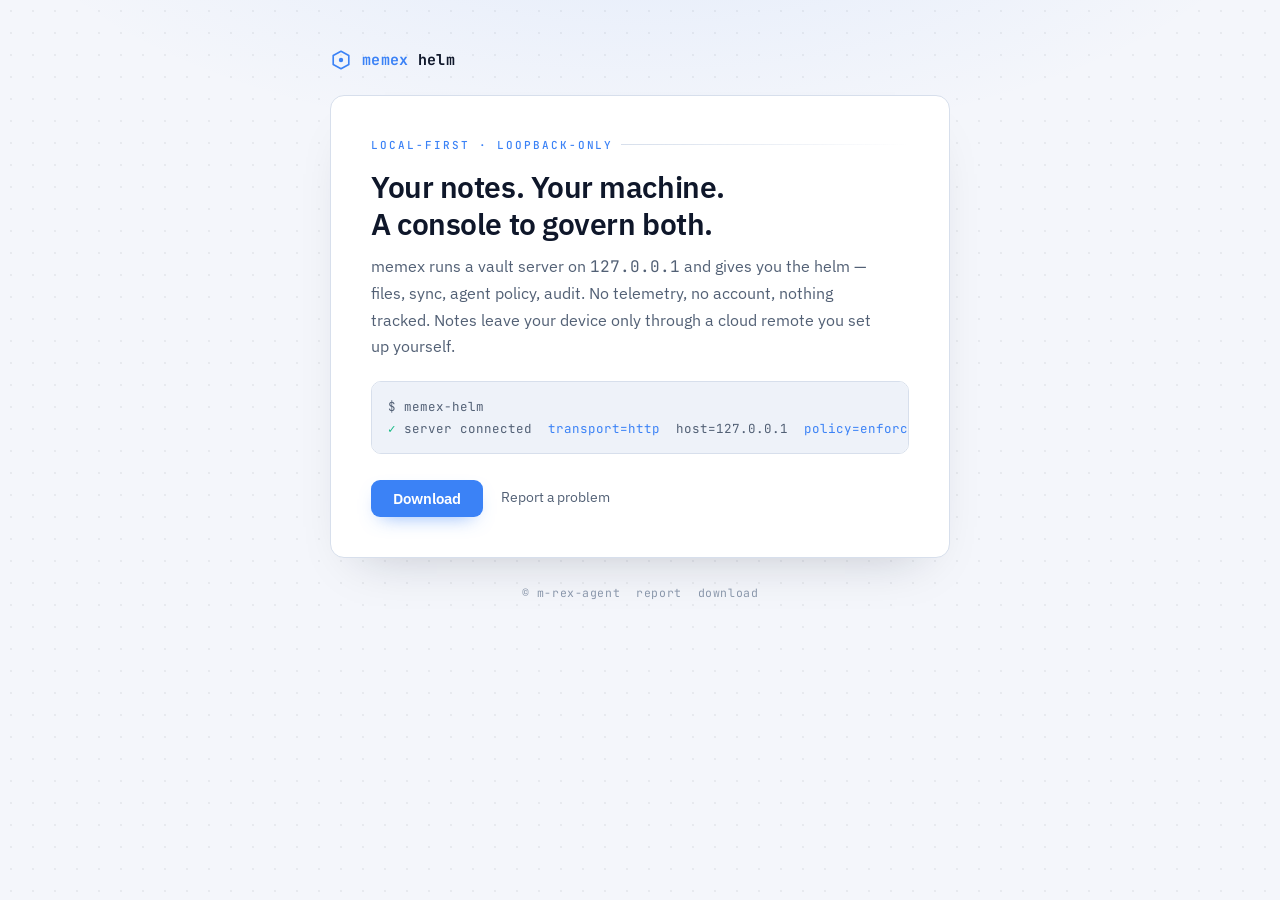
<file: index.html>
<!doctype html>
<html lang="en"><head>
<meta charset="utf-8"><meta name="viewport" content="width=device-width, initial-scale=1">
<title>memex — a local-first vault control plane</title>
<meta name="description" content="memex keeps your notes on your machine. No telemetry, no account, nothing tracked.">
<link rel="stylesheet" href="style.css">
</head><body>
<header>
  <svg width="22" height="22" viewBox="0 0 24 24" fill="none" aria-hidden="true"><path d="M12 2.5 20.5 7v10L12 21.5 3.5 17V7L12 2.5Z" stroke="#3b82f6" stroke-width="1.8" stroke-linejoin="round"/><circle cx="12" cy="12" r="2.4" fill="#3b82f6"/></svg>
  <a class="brand" href="./"><span>memex</span> helm</a>
</header>
<main>
  <div class="card">
    <div class="kicker">local-first · loopback-only</div>
    <h1>Your notes. Your machine.<br>A console to govern both.</h1>
    <p class="lede">memex runs a vault server on <span class="mono">127.0.0.1</span> and gives you the helm — files, sync, agent policy, audit. No telemetry, no account, nothing tracked. Notes leave your device only through a cloud remote you set up yourself.</p>
    <div class="term">$ memex-helm
<span class="p">✓</span> server connected  <span class="a">transport=http</span>  host=127.0.0.1  <span class="a">policy=enforced</span></div>
    <div class="actions">
      <a class="btn" href="download/">Download</a>
      <a class="quiet" href="report/">Report a problem</a>
    </div>
  </div>
</main>
<footer><span>© m-rex-agent</span><a href="report/">report</a><a href="download/">download</a></footer>
</body></html>
</file>
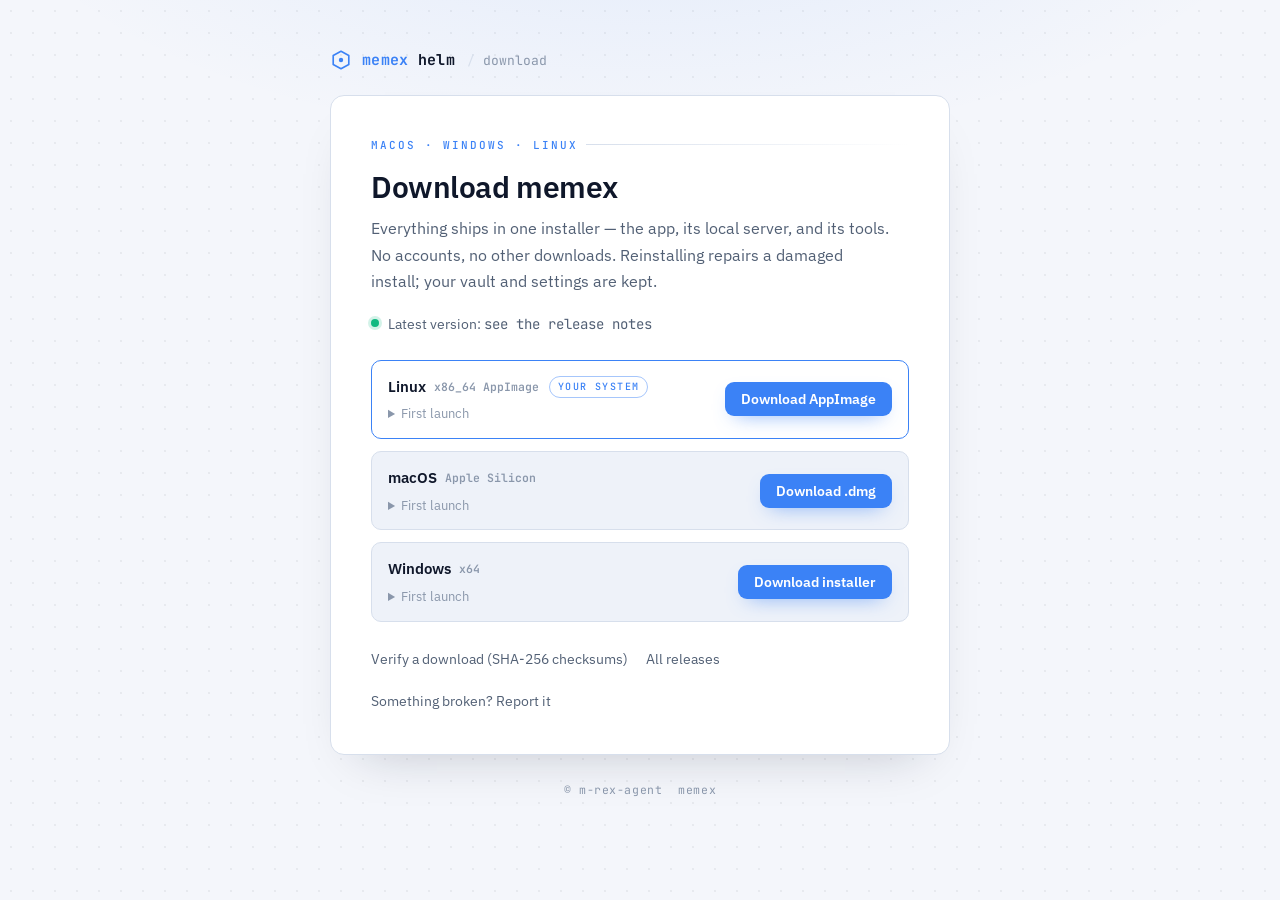
<file: download/index.html>
<!doctype html>
<html lang="en"><head>
<meta charset="utf-8"><meta name="viewport" content="width=device-width, initial-scale=1">
<title>Download — memex</title>
<link rel="stylesheet" href="../style.css">
</head><body>
<header>
  <svg width="22" height="22" viewBox="0 0 24 24" fill="none" aria-hidden="true"><path d="M12 2.5 20.5 7v10L12 21.5 3.5 17V7L12 2.5Z" stroke="#3b82f6" stroke-width="1.8" stroke-linejoin="round"/><circle cx="12" cy="12" r="2.4" fill="#3b82f6"/></svg>
  <a class="brand" href="../"><span>memex</span> helm</a><span class="crumb">download</span>
</header>
<main>
  <div class="card">
    <div class="kicker">macOS · Windows · Linux</div>
    <h1>Download memex</h1>
    <p class="lede">Everything ships in one installer — the app, its local server, and its tools. No accounts, no other downloads. Reinstalling repairs a damaged install; your vault and settings are kept.</p>
    <div class="status"><span class="dot allow"></span><span>Latest version: <span class="mono" id="ver">see the release notes</span></span></div>

    <div class="dl" id="dl">
      <div class="dl-row" data-os="macos">
        <div class="dl-info">
          <div class="dl-name">macOS <span class="dl-arch mono">Apple Silicon</span></div>
          <details class="dl-help"><summary>First launch</summary>
            The app is not yet signed with an Apple certificate, so macOS blocks a normal open once.
            Right-click <span class="mono">memex_helm</span> in Applications → <b>Open</b> → <b>Open</b>. Only needed the first time.
          </details>
        </div>
        <a class="btn" href="https://github.com/m-rex-agent/memex/releases/latest/download/memex-macos-arm64.dmg">Download .dmg</a>
      </div>
      <div class="dl-row" data-os="windows">
        <div class="dl-info">
          <div class="dl-name">Windows <span class="dl-arch mono">x64</span></div>
          <details class="dl-help"><summary>First launch</summary>
            The installer is not yet signed, so SmartScreen interrupts once.
            Click <b>More info</b> → <b>Run anyway</b>. Only needed the first time.
          </details>
        </div>
        <a class="btn" href="https://github.com/m-rex-agent/memex/releases/latest/download/memex-windows-x64-setup.exe">Download installer</a>
      </div>
      <div class="dl-row" data-os="linux">
        <div class="dl-info">
          <div class="dl-name">Linux <span class="dl-arch mono">x86_64 AppImage</span></div>
          <details class="dl-help"><summary>First launch</summary>
            Make it executable, then run it:
            <span class="mono">chmod +x memex-linux-x86_64.AppImage && ./memex-linux-x86_64.AppImage</span>
          </details>
        </div>
        <a class="btn" href="https://github.com/m-rex-agent/memex/releases/latest/download/memex-linux-x86_64.AppImage">Download AppImage</a>
      </div>
    </div>

    <div class="actions">
      <a class="quiet" href="https://github.com/m-rex-agent/memex/releases/latest/download/SHA256SUMS.txt">Verify a download (SHA-256 checksums)</a>
      <a class="quiet" href="https://github.com/m-rex-agent/memex/releases">All releases</a>
      <a class="quiet" href="../report/">Something broken? Report it</a>
    </div>
  </div>
</main>
<footer><span>© m-rex-agent</span><a href="../">memex</a></footer>
<script>
// Progressive enhancement only — every link above works without this.
(function () {
  var ua = navigator.userAgent;
  var os = /Mac/.test(ua) ? "macos" : /Win/.test(ua) ? "windows" : /Linux|X11/.test(ua) ? "linux" : null;
  if (os) {
    var dl = document.getElementById("dl");
    var mine = dl.querySelector('[data-os="' + os + '"]');
    if (mine) { mine.classList.add("mine"); dl.prepend(mine); }
  }
  fetch("https://api.github.com/repos/m-rex-agent/memex/releases/latest")
    .then(function (r) { return r.ok ? r.json() : null; })
    .then(function (j) { if (j && j.tag_name) document.getElementById("ver").textContent = j.tag_name; })
    .catch(function () { /* version label keeps its static text */ });
})();
</script>
</body></html>
</file>
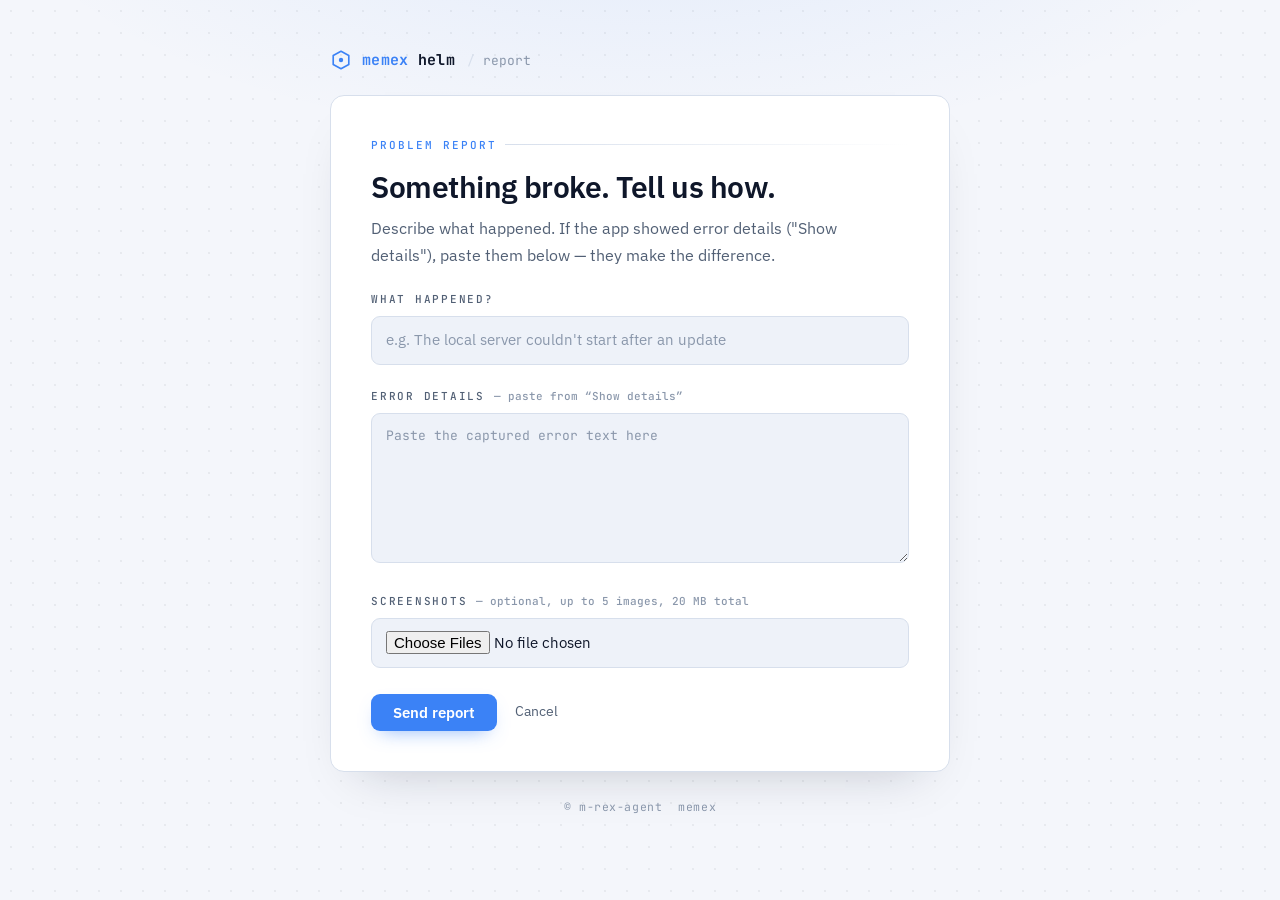
<file: report/index.html>
<!doctype html>
<html lang="en"><head>
<meta charset="utf-8"><meta name="viewport" content="width=device-width, initial-scale=1">
<title>Report a problem — memex</title>
<link rel="stylesheet" href="../style.css">
</head><body>
<header>
  <svg width="22" height="22" viewBox="0 0 24 24" fill="none" aria-hidden="true"><path d="M12 2.5 20.5 7v10L12 21.5 3.5 17V7L12 2.5Z" stroke="#3b82f6" stroke-width="1.8" stroke-linejoin="round"/><circle cx="12" cy="12" r="2.4" fill="#3b82f6"/></svg>
  <a class="brand" href="../"><span>memex</span> helm</a><span class="crumb">report</span>
</header>
<main>
  <div class="card">
    <div class="kicker">problem report</div>
    <h1>Something broke. Tell us how.</h1>
    <p class="lede">Describe what happened. If the app showed error details ("Show details"), paste them below — they make the difference.</p>
    <form id="rf" action="https://script.google.com/macros/s/AKfycbyNa94d2YLzZghiIfJ8LkhtXWBf4WaX1fVcHbEEOk0iFVN-GbZC0hKZ2QjmGMU4pYfn/exec" method="POST">
      <input class="hp" type="text" name="website" tabindex="-1" autocomplete="off" aria-hidden="true">
      <label for="what">What happened?</label>
      <input id="what" name="what" required maxlength="2000" placeholder="e.g. The local server couldn't start after an update">
      <label for="details">Error details <small>— paste from “Show details”</small></label>
      <textarea id="details" name="details" maxlength="20000" placeholder="Paste the captured error text here"></textarea>
      <label for="shots">Screenshots <small>— optional, up to 5 images, 20 MB total</small></label>
      <input id="shots" type="file" accept="image/png,image/jpeg,image/webp,image/gif" multiple>
      <p id="ferr" role="alert" style="display:none;margin-top:8px;font-size:13px;color:var(--deny)"></p>
      <div class="actions"><button class="btn" id="send" type="submit">Send report</button><a class="quiet" href="../">Cancel</a></div>
    </form>
  </div>
</main>
<footer><span>© m-rex-agent</span><a href="../">memex</a></footer>
<script>
(() => {
  const form = document.getElementById("rf");
  const shots = document.getElementById("shots");
  const err = document.getElementById("ferr");
  const send = document.getElementById("send");
  const MAX_FILES = 5, MAX_TOTAL = 20 * 1024 * 1024;
  const OK_TYPES = ["image/png", "image/jpeg", "image/webp", "image/gif"];
  function fail(msg) { err.textContent = msg; err.style.display = "block"; send.disabled = false; send.textContent = "Send report"; }
  let encoding = false;
  form.addEventListener("submit", (ev) => {
    if (encoding) return;               // second pass: hidden fields ready → let it POST
    const files = Array.from(shots.files || []);
    if (files.length === 0) return;     // no attachments → plain submit
    ev.preventDefault();
    err.style.display = "none";
    if (files.length > MAX_FILES) return fail("At most " + MAX_FILES + " images.");
    if (files.some(f => !OK_TYPES.includes(f.type))) return fail("Images only (png, jpg, webp, gif).");
    if (files.reduce((s, f) => s + f.size, 0) > MAX_TOTAL) return fail("Images exceed 20 MB total.");
    send.disabled = true; send.textContent = "Encoding…";
    Promise.all(files.map(f => new Promise((res, rej) => {
      const r = new FileReader();
      r.onload = () => res({ name: f.name, data: String(r.result).split(",", 2)[1] });
      r.onerror = rej;
      r.readAsDataURL(f);
    }))).then(encoded => {
      encoded.forEach((f, i) => {
        for (const [k, v] of [["name", f.name], ["data", f.data]]) {
          const h = document.createElement("input");
          h.type = "hidden"; h.name = "att" + (i + 1) + "_" + k; h.value = v;
          form.appendChild(h);
        }
      });
      encoding = true;
      form.submit();
    }).catch(() => fail("Could not read an image — try a different file."));
  });
})();
</script>
</body></html>
</file>
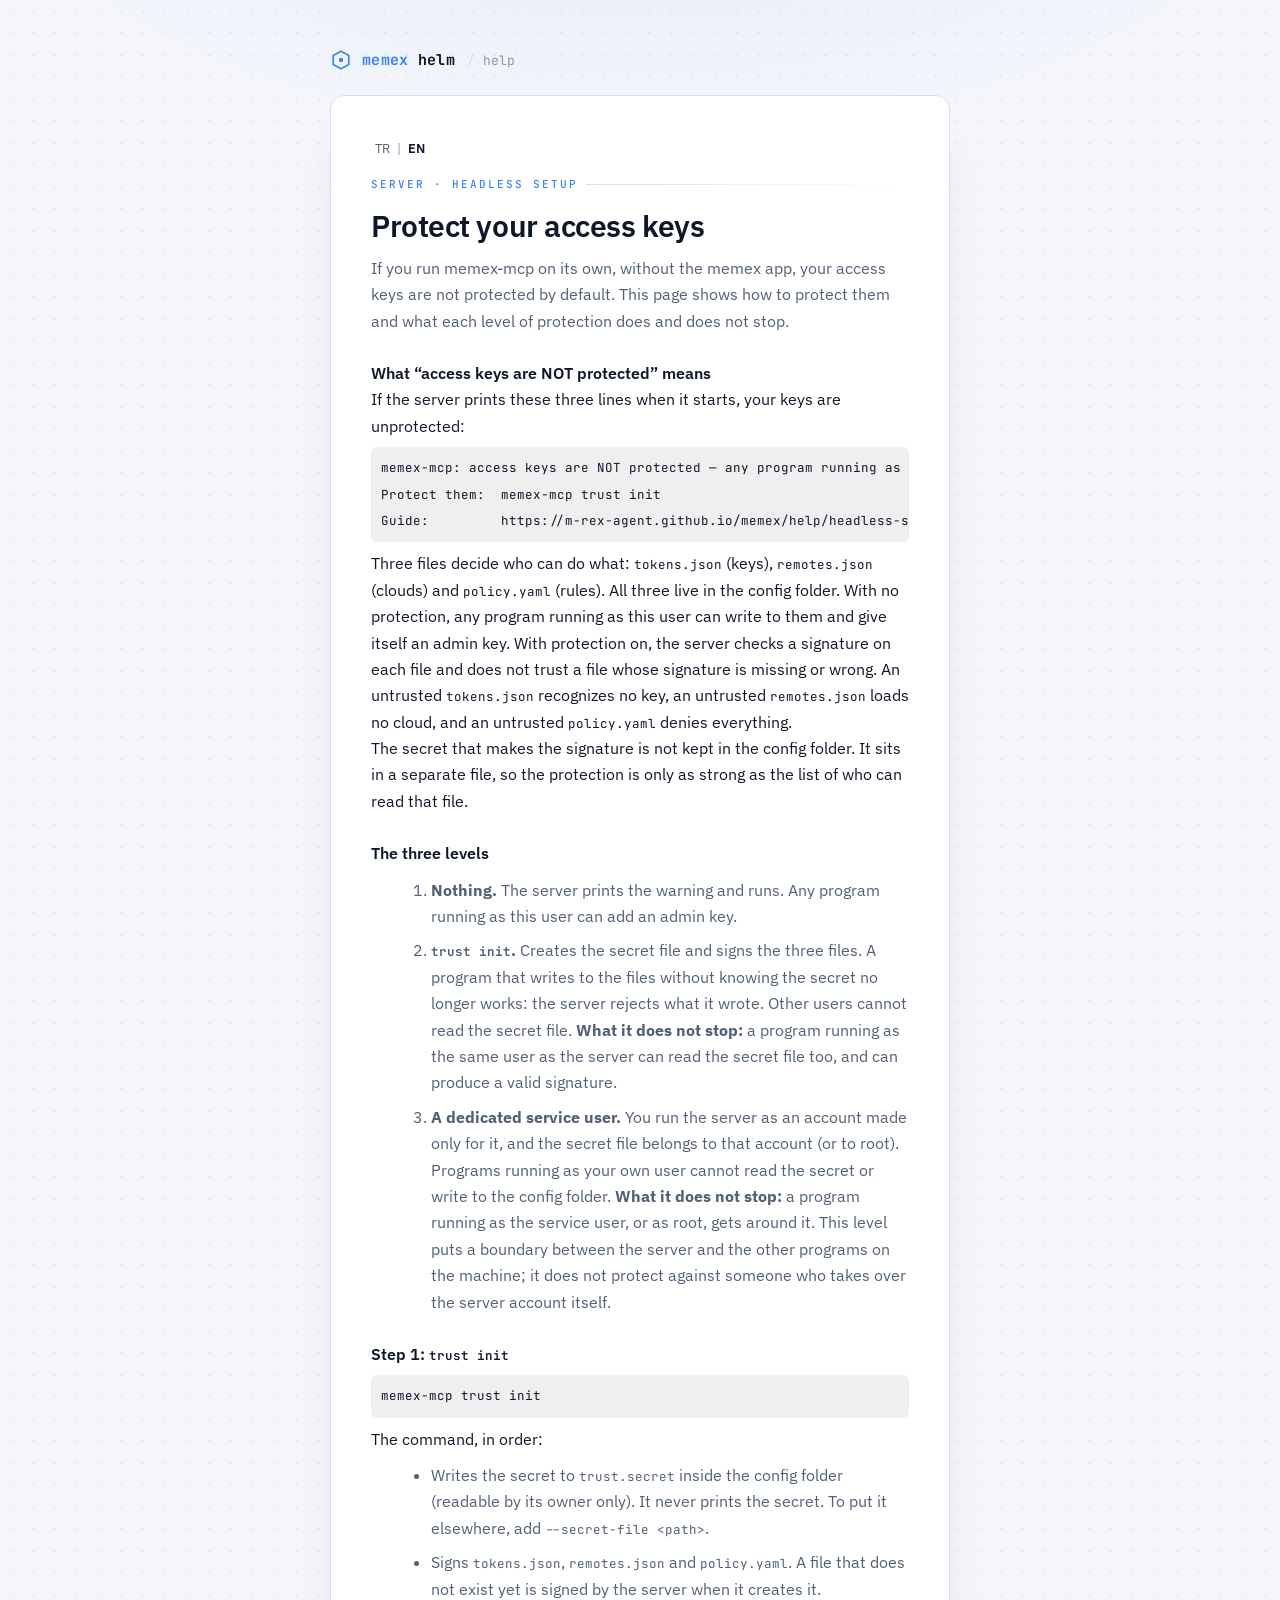
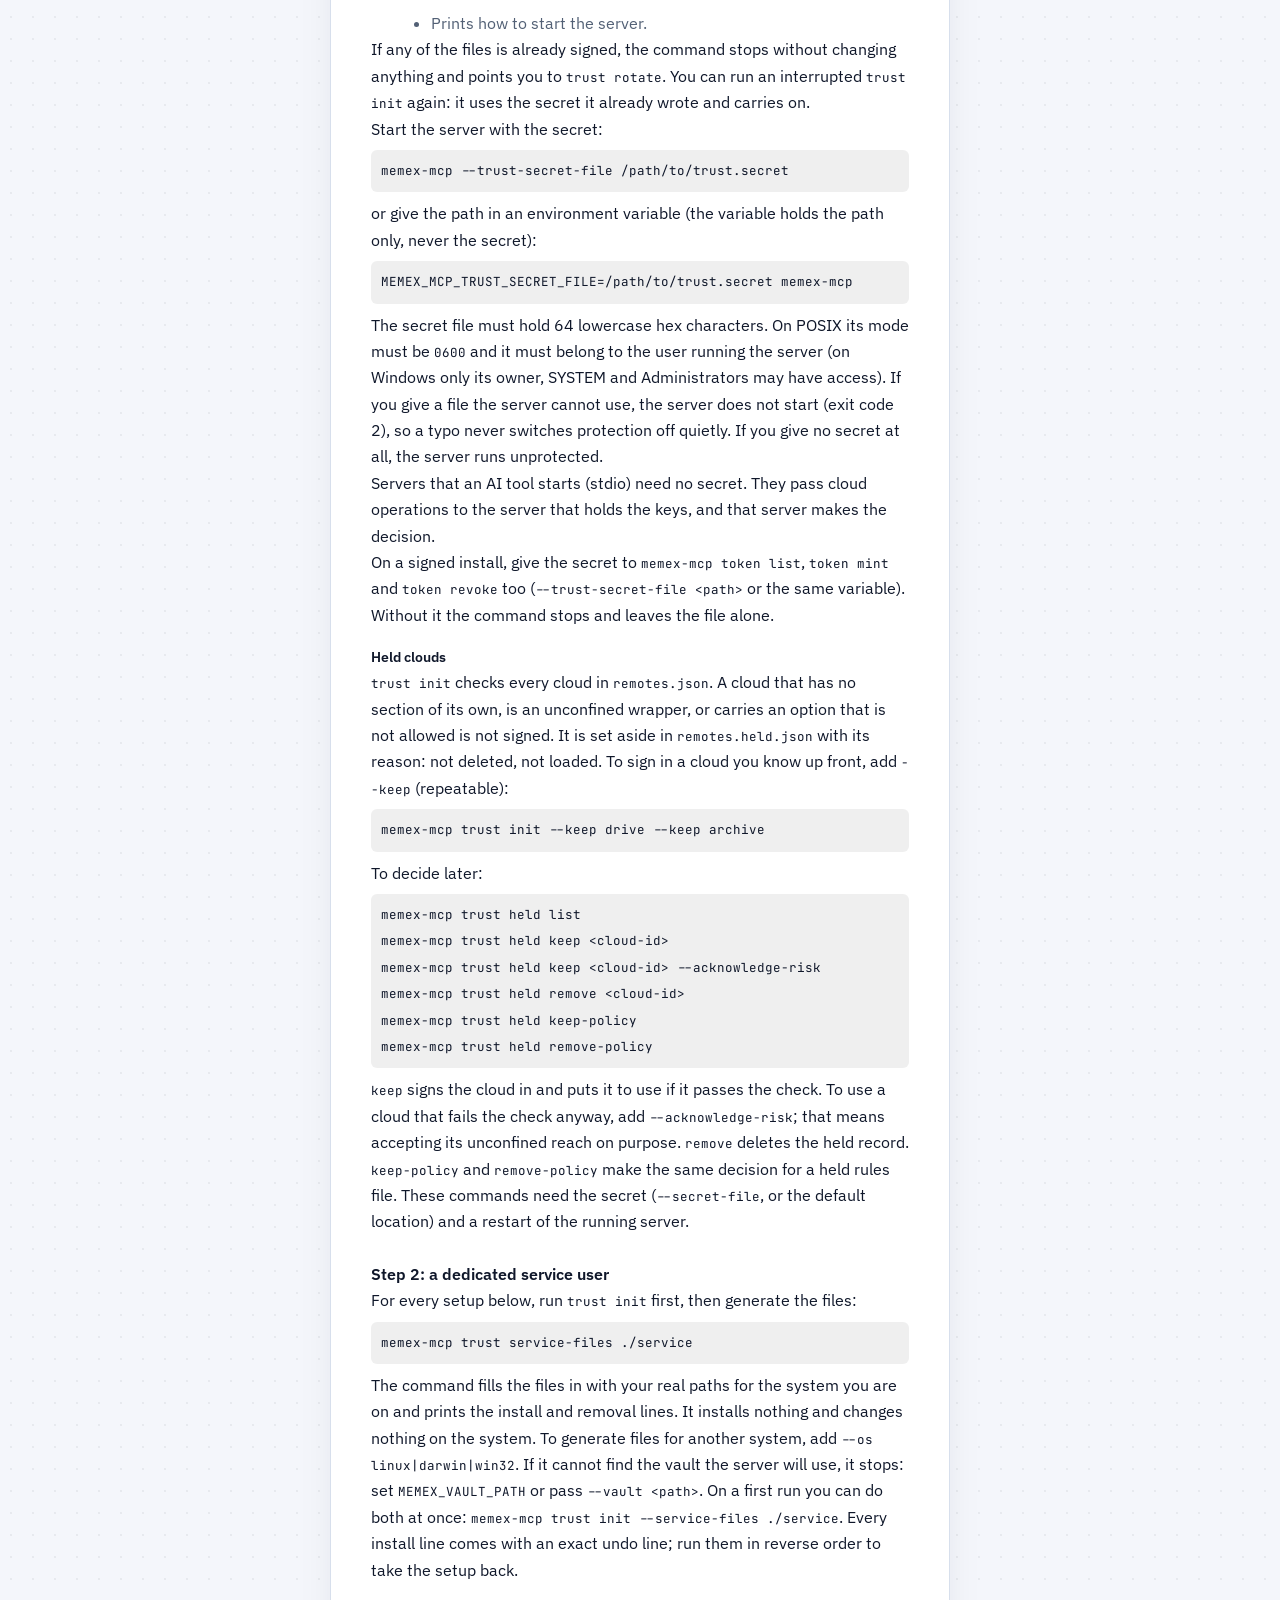
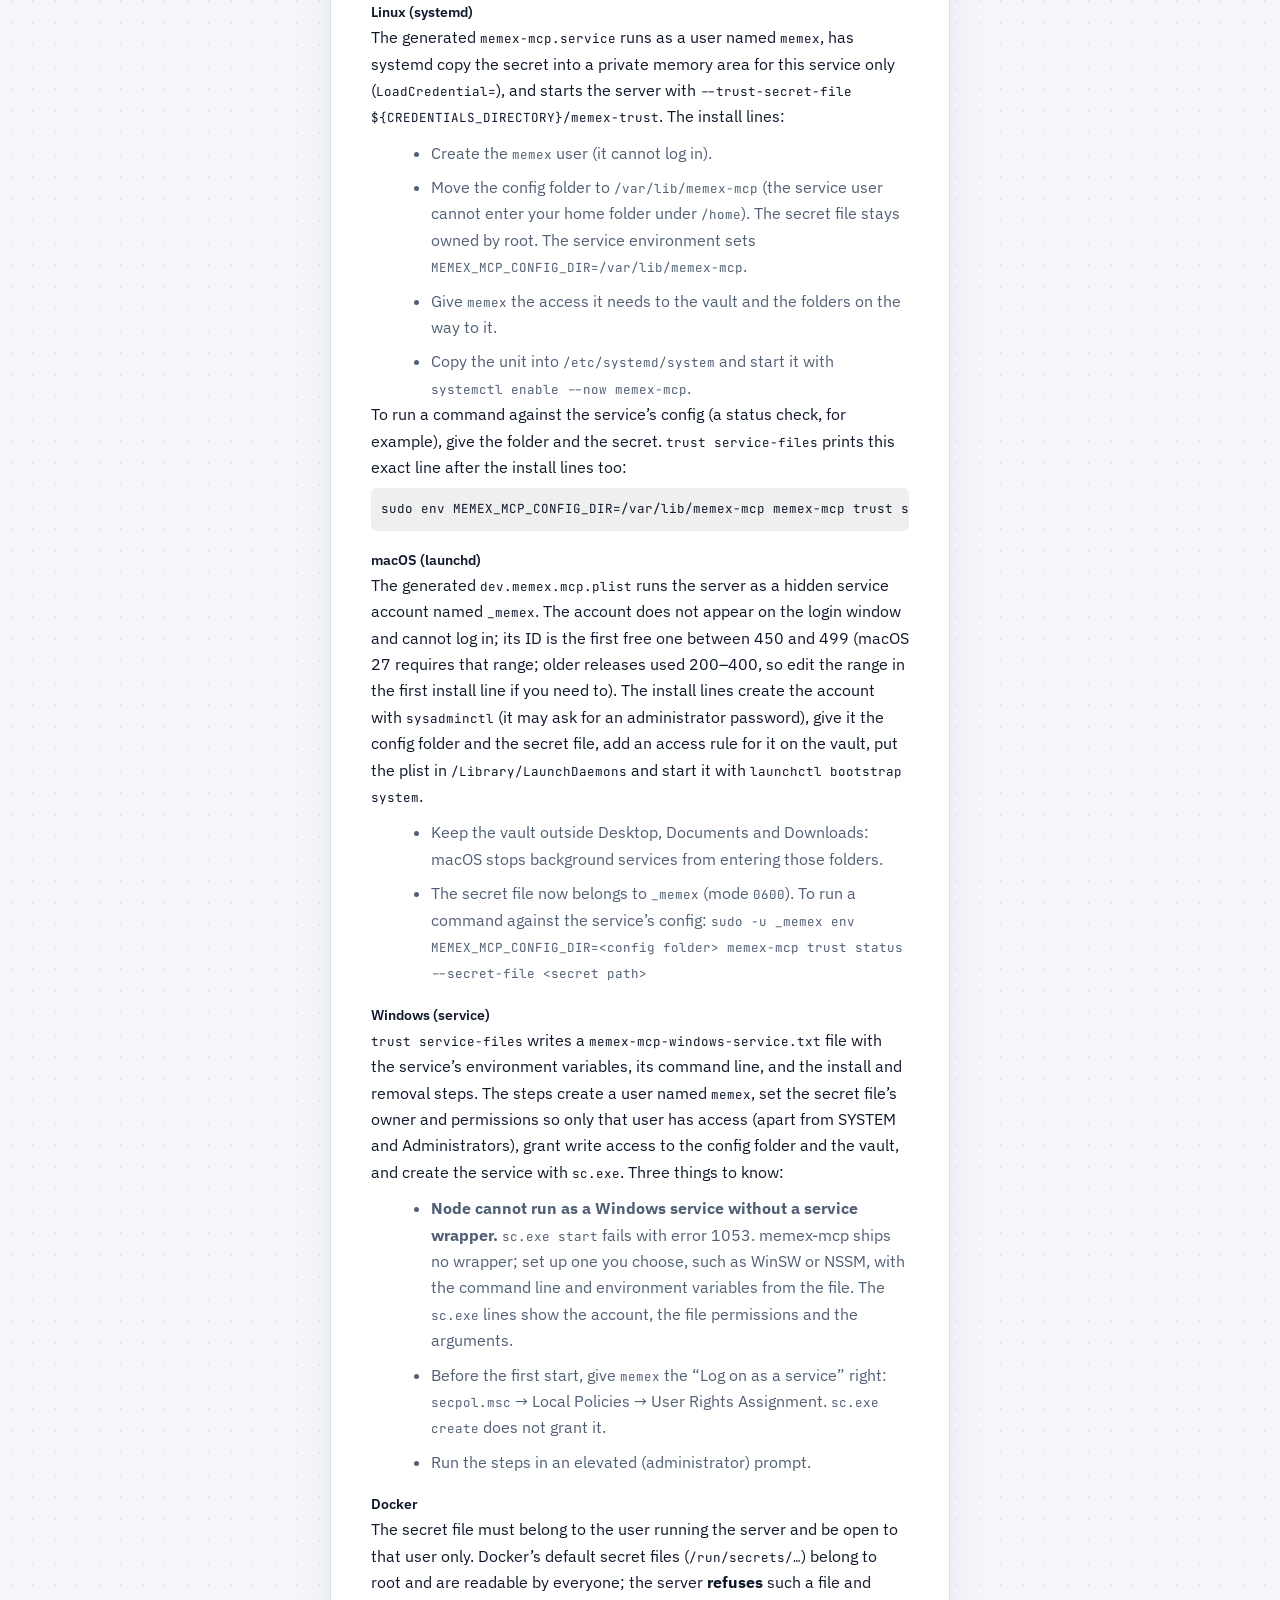
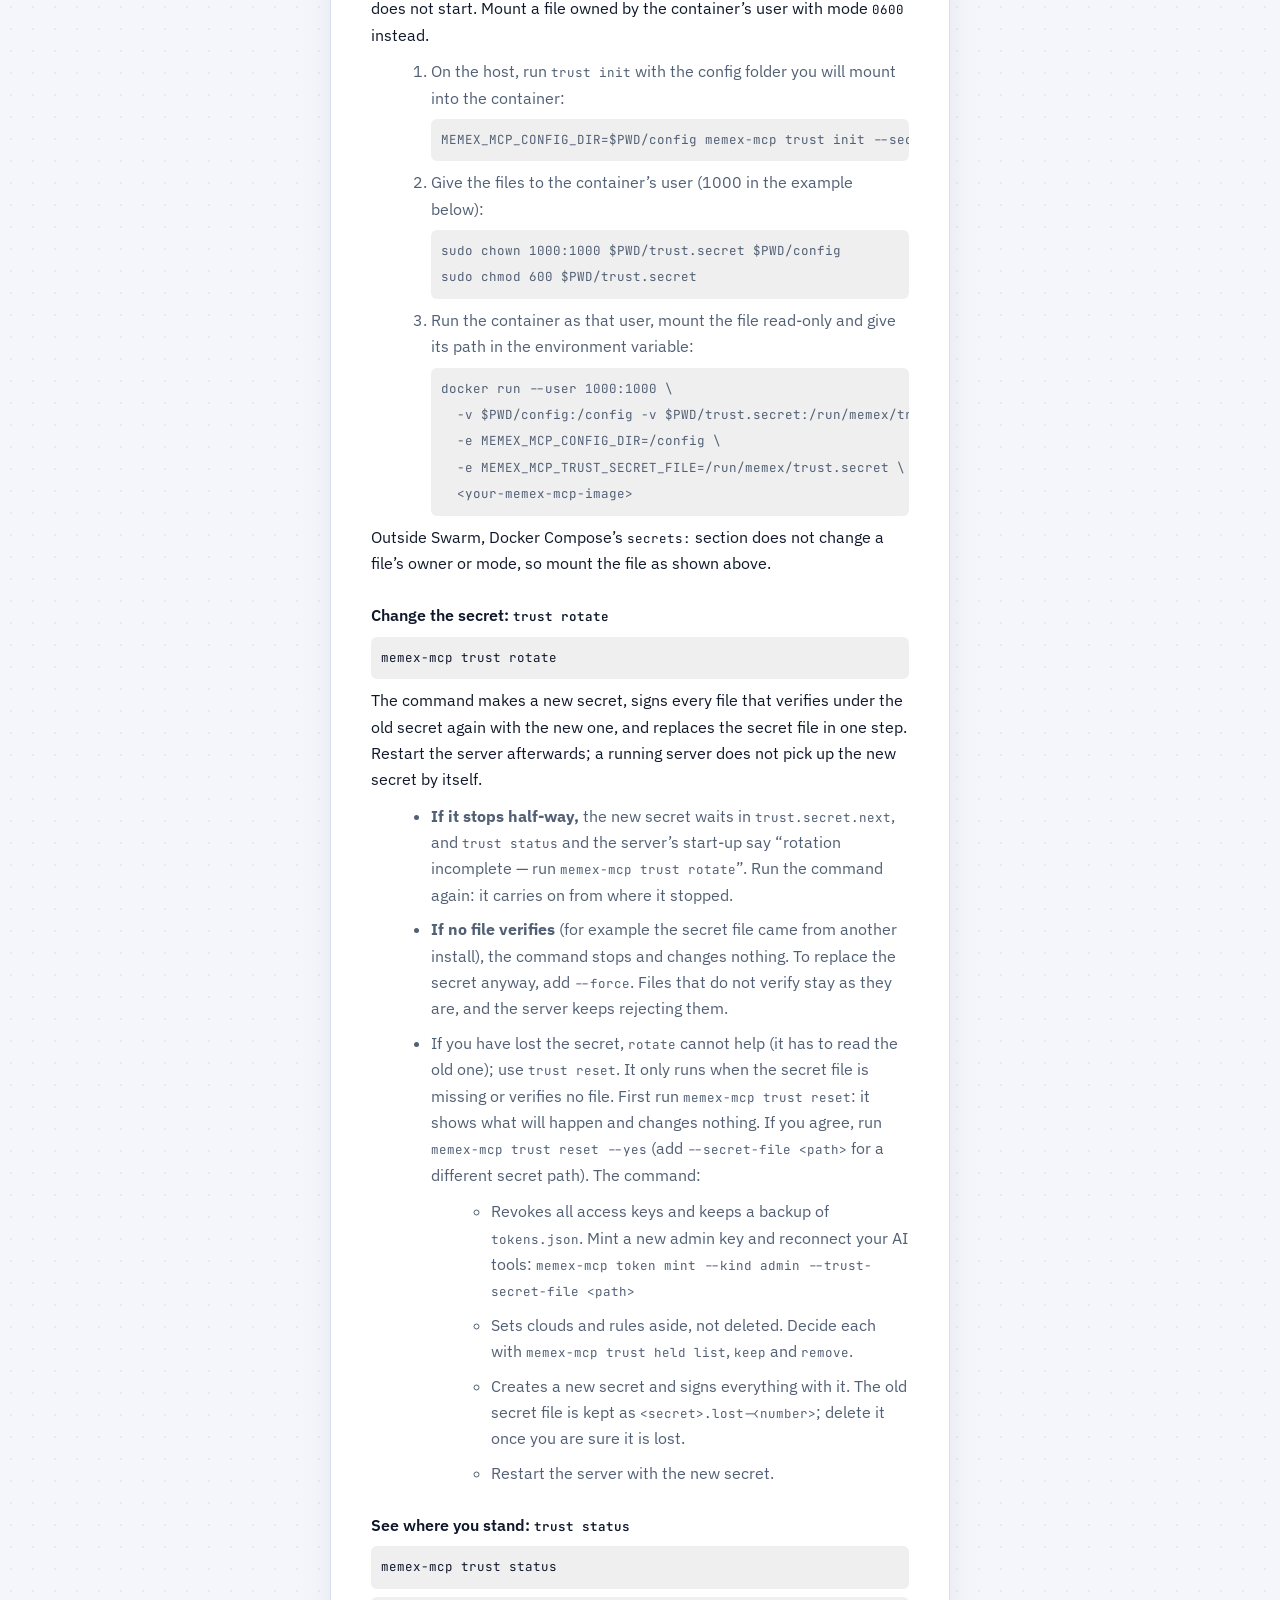
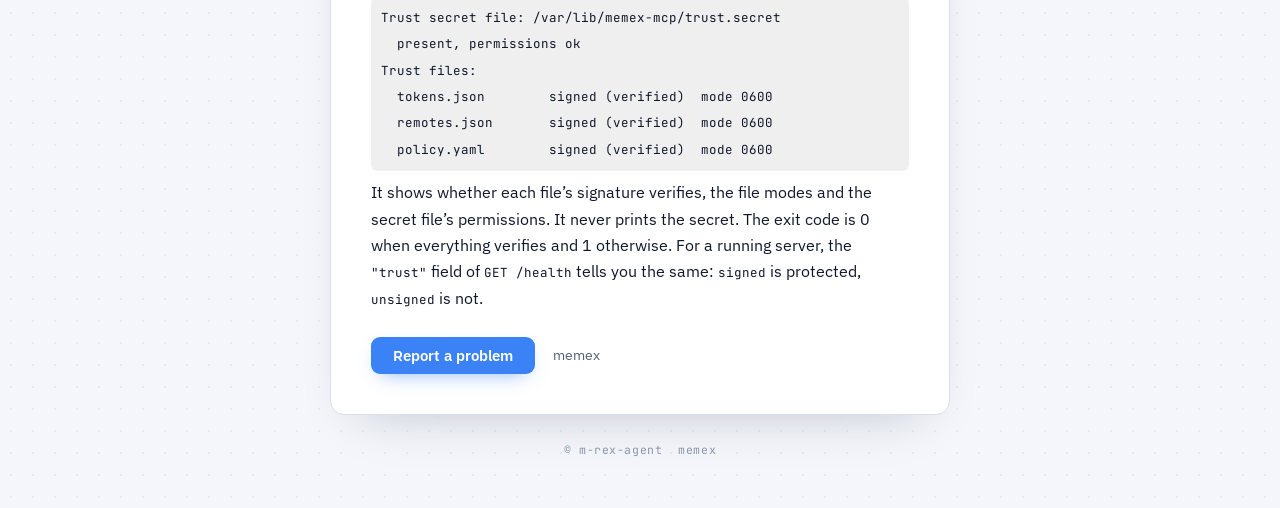
<file: help/headless-security/index.html>
<!doctype html>
<html lang="tr"><head>
<meta charset="utf-8"><meta name="viewport" content="width=device-width, initial-scale=1">
<title>Erişim anahtarlarını koru / Protect your access keys — memex</title>
<link rel="stylesheet" href="../../style.css">
<style>
  .card h2 { font-size: 16px; font-weight: 600; margin-top: 26px; }
  .card h3 { font-size: 14px; font-weight: 600; margin-top: 18px; }
  .card ul, .card ol { margin: 10px 0 0 20px; color: var(--muted); }
  .card li + li { margin-top: 8px; }
  .card code { font-family: "JetBrains Mono", monospace; font-size: 12.5px; overflow-wrap: anywhere; }
  .card pre.cmd { margin: 8px 0; padding: 8px 10px; border-radius: 6px; background: rgba(127,127,127,.12); overflow-x: auto; }
  .card pre.cmd code { white-space: pre; overflow-wrap: normal; }
  .langsw { display: none; margin: 0 0 14px; font-size: 13px; }
  .js .langsw { display: block; }
  .langsw button { background: none; border: 0; padding: 2px 4px; font: inherit; color: var(--muted); cursor: pointer; }
  .langsw button[aria-pressed="true"] { color: var(--text); font-weight: 600; }
  .langsw span { color: var(--faint); }
  .langdiv + .langdiv { margin-top: 34px; padding-top: 26px; border-top: 1px solid var(--faint); }
  .js .langdiv + .langdiv { margin-top: 0; padding-top: 0; border-top: 0; }
  html[data-lang="tr"] .langdiv[lang="en"], html[data-lang="en"] .langdiv[lang="tr"] { display: none; }
</style>
<script>
(function () {
  var d = document.documentElement;
  d.className += " js";
  var l = /^tr\b/i.test(navigator.language || "") ? "tr" : "en";
  d.setAttribute("data-lang", l); d.lang = l;
})();
</script>
</head><body>
<header>
  <svg width="22" height="22" viewBox="0 0 24 24" fill="none" aria-hidden="true"><path d="M12 2.5 20.5 7v10L12 21.5 3.5 17V7L12 2.5Z" stroke="#3b82f6" stroke-width="1.8" stroke-linejoin="round"/><circle cx="12" cy="12" r="2.4" fill="#3b82f6"/></svg>
  <a class="brand" href="../../"><span>memex</span> helm</a><span class="crumb">help</span>
</header>
<main>
  <div class="card">
    <div class="langsw" role="group" aria-label="Language / Dil"><button type="button" data-set="tr" aria-pressed="false">TR</button> <span aria-hidden="true">|</span> <button type="button" data-set="en" aria-pressed="false">EN</button></div>

    <div class="langdiv" lang="tr">
      <div class="kicker">Sunucu · arayüzsüz kurulum</div>
      <h1>Erişim anahtarlarını koru</h1>
      <p class="lede">memex-mcp'yi memex uygulaması olmadan, kendi başına çalıştırıyorsan erişim anahtarların varsayılan olarak korunmaz. Bu sayfa anahtarları nasıl koruyacağını ve her koruma düzeyinin neyi durdurup neyi durdurmadığını anlatır.</p>

      <h2>“Erişim anahtarları korunmuyor” ne demek?</h2>
      <p>Sunucu açılırken şu üç satırı yazıyorsa anahtarların korumasızdır:</p>
      <pre class="cmd"><code>memex-mcp: access keys are NOT protected — any program running as this user could add an admin key.
Protect them:  memex-mcp trust init
Guide:         https://m-rex-agent.github.io/memex/help/headless-security/</code></pre>
      <p>Kimin ne yapabileceğini üç dosya belirler: <code>tokens.json</code> (anahtarlar), <code>remotes.json</code> (bulutlar) ve <code>policy.yaml</code> (kurallar). Hepsi yapılandırma klasöründedir. Koruma yokken bu kullanıcı olarak çalışan herhangi bir program bu dosyalara yazıp kendine yönetici anahtarı ekleyebilir. Koruma açıkken sunucu her dosyadaki imzayı doğrular; imzası eksik ya da yanlış olan dosyaya güvenmez. Güvenilmeyen <code>tokens.json</code> hiçbir anahtarı tanımaz, güvenilmeyen <code>remotes.json</code> hiçbir bulut yüklemez, güvenilmeyen <code>policy.yaml</code> her şeyi reddeder.</p>
      <p>İmzayı üreten gizli anahtar yapılandırma klasöründe tutulmaz, ayrı bir dosyada durur. Korumanın gücü bu dosyayı kimin okuyabildiğine bağlıdır.</p>

      <h2>Üç koruma düzeyi</h2>
      <ol>
        <li><strong>Hiçbir şey.</strong> Sunucu uyarıyı yazar ve çalışır. Bu kullanıcı olarak çalışan her program yönetici anahtarı ekleyebilir.</li>
        <li><strong><code>trust init</code>.</strong> Gizli anahtar dosyasını oluşturur ve üç dosyayı imzalar. Dosyalara gizli anahtarı bilmeden yazan bir program artık işe yaramaz: sunucu yazılanı reddeder. Gizli anahtar dosyasını diğer kullanıcılar okuyamaz. <strong>Durdurmadığı şey:</strong> sunucuyla aynı kullanıcı olarak çalışan bir program gizli anahtar dosyasını da okuyabilir ve geçerli imza üretebilir.</li>
        <li><strong>Ayrı hizmet kullanıcısı.</strong> Sunucuyu yalnızca bu iş için açılmış bir hesapla çalıştırırsın ve gizli anahtar dosyası o hesaba (ya da root'a) ait olur. Senin kullanıcın olarak çalışan programlar gizli anahtarı okuyamaz, yapılandırma klasörüne yazamaz. <strong>Durdurmadığı şey:</strong> hizmet kullanıcısı olarak ya da root olarak çalışan bir program korumayı aşar. Bu düzey, bilgisayarındaki diğer programlarla sunucu arasına sınır koyar; sunucu hesabının kendisini ele geçirene karşı koruma sağlamaz.</li>
      </ol>

      <h2>1. adım: <code>trust init</code></h2>
      <pre class="cmd"><code>memex-mcp trust init</code></pre>
      <p>Komut sırasıyla şunları yapar:</p>
      <ul>
        <li>Gizli anahtarı yapılandırma klasörünün içindeki <code>trust.secret</code> dosyasına yazar (yalnızca sahibi okuyabilir). Anahtarı ekrana yazmaz. Başka bir yer istersen <code>--secret-file &lt;yol&gt;</code> ekle.</li>
        <li><code>tokens.json</code>, <code>remotes.json</code> ve <code>policy.yaml</code> dosyalarını imzalar. Henüz var olmayan dosyayı sunucu kendisi oluştururken imzalar.</li>
        <li>Sunucuyu nasıl başlatacağını yazar.</li>
      </ul>
      <p>Dosyalardan biri zaten imzalıysa komut hiçbir şeyi değiştirmeden durur ve <code>trust rotate</code> komutunu önerir. Yarıda kalmış bir <code>trust init</code>'i aynı komutla yeniden çalıştırabilirsin: daha önce yazdığı gizli anahtarı kullanır ve kaldığı yerden devam eder.</p>
      <p>Sunucuyu gizli anahtarla başlat:</p>
      <pre class="cmd"><code>memex-mcp --trust-secret-file /yol/trust.secret</code></pre>
      <p>ya da yolu bir ortam değişkeniyle ver (değişken yalnızca yolu taşır, anahtarı değil):</p>
      <pre class="cmd"><code>MEMEX_MCP_TRUST_SECRET_FILE=/yol/trust.secret memex-mcp</code></pre>
      <p>Gizli anahtar dosyası 64 küçük harfli onaltılık karakter içermeli; POSIX'te kipi <code>0600</code> olmalı ve sunucuyu çalıştıran kullanıcıya ait olmalıdır (Windows'ta yalnızca sahibi, SYSTEM ve Administrators erişebilir). Sunucunun kullanamadığı bir dosya verirsen sunucu açılmaz (çıkış kodu 2); böylece bir yazım hatası korumayı hiçbir zaman sessizce kapatmaz. Gizli anahtar hiç verilmezse sunucu korumasız çalışır.</p>
      <p>Yapay zekâ araçlarının başlattığı sunucular (stdio) gizli anahtar istemez; bulut işlemlerini anahtarları tutan sunucuya iletir ve kararı o sunucu verir.</p>
      <p>İmzalı bir kurulumda <code>memex-mcp token list</code>, <code>token mint</code> ve <code>token revoke</code> komutlarına da gizli anahtarı ver (<code>--trust-secret-file &lt;yol&gt;</code> ya da aynı ortam değişkeni). Vermezsen komut dosyaya dokunmadan durur.</p>

      <h3>Kararını bekleyen bulutlar</h3>
      <p><code>trust init</code>, <code>remotes.json</code> içindeki her bulutu kontrol eder. Kendi bölümü olmayan, kısıtsız bir sarmalayıcı olan ya da izin verilmeyen seçenek taşıyan bulut imzalanmaz; silinmez ve yüklenmez, sebebiyle birlikte <code>remotes.held.json</code> dosyasına kenara ayrılır. Baştan bildiğin bir bulutu imzalamak için <code>--keep</code> ekle (birden çok kez kullanılabilir):</p>
      <pre class="cmd"><code>memex-mcp trust init --keep drive --keep arsiv</code></pre>
      <p>Sonradan karar vermek için:</p>
      <pre class="cmd"><code>memex-mcp trust held list
memex-mcp trust held keep &lt;bulut-kimliği&gt;
memex-mcp trust held keep &lt;bulut-kimliği&gt; --acknowledge-risk
memex-mcp trust held remove &lt;bulut-kimliği&gt;
memex-mcp trust held keep-policy
memex-mcp trust held remove-policy</code></pre>
      <p><code>keep</code>, bulut kontrolden geçerse onu imzalar ve devreye alır. Kontrolden geçmeyen bir bulutu yine de kullanmak için <code>--acknowledge-risk</code> ekle; böylece o bulutun kısıtsız erişimini bilerek kabul edersin. <code>remove</code> kenara ayrılan kaydı siler. <code>keep-policy</code> ve <code>remove-policy</code> kenara ayrılan kural dosyası için aynı kararı verir. Bu komutlar gizli anahtarı ister (<code>--secret-file</code> ile ya da varsayılan konumdan); ardından çalışan sunucuyu yeniden başlat.</p>

      <h2>2. adım: ayrı hizmet kullanıcısı</h2>
      <p>Aşağıdaki kurulumların hepsi için önce <code>trust init</code> çalıştır, sonra dosyaları üret:</p>
      <pre class="cmd"><code>memex-mcp trust service-files ./hizmet</code></pre>
      <p>Komut bulunduğun işletim sistemi için dosyaları gerçek yollarınla doldurur ve kurulum ile kaldırma satırlarını ekrana yazar. Hiçbir şey kurmaz, sistemde hiçbir şeyi değiştirmez. Başka bir sistem için dosya üretmek istersen <code>--os linux|darwin|win32</code> ekle. Komut, sunucunun kullanacağı kasayı bulamazsa durur: <code>MEMEX_VAULT_PATH</code> ayarla ya da <code>--vault &lt;yol&gt;</code> ver. İlk çalıştırmada ikisini tek komutla yapabilirsin: <code>memex-mcp trust init --service-files ./hizmet</code>. Her kurulum satırının yanında onu birebir geri alan bir kaldırma satırı yazılır; kurulumu geri almak için bu satırları ters sırayla çalıştır.</p>

      <h3>Linux (systemd)</h3>
      <p>Üretilen <code>memex-mcp.service</code> birimi hizmeti <code>memex</code> adlı kullanıcı olarak çalıştırır, gizli anahtarı systemd'ye yalnızca bu hizmete özel bir bellek alanına kopyalatır (<code>LoadCredential=</code>) ve sunucuyu <code>--trust-secret-file ${CREDENTIALS_DIRECTORY}/memex-trust</code> ile başlatır. Kurulum satırları şunları yapar:</p>
      <ul>
        <li><code>memex</code> kullanıcısını oluşturur (bu kullanıcı oturum açamaz).</li>
        <li>Yapılandırma klasörünü <code>/var/lib/memex-mcp</code> altına taşır (hizmet kullanıcısı senin <code>/home</code> altındaki ana klasörüne giremez). Gizli anahtar dosyası root'a ait kalır. Hizmet ortamında <code>MEMEX_MCP_CONFIG_DIR=/var/lib/memex-mcp</code> ayarlıdır.</li>
        <li><code>memex</code> kullanıcısına kasada ve kasaya giden yoldaki klasörlerde gereken erişimi verir.</li>
        <li>Birimi <code>/etc/systemd/system</code> altına kopyalar ve <code>systemctl enable --now memex-mcp</code> ile başlatır.</li>
      </ul>
      <p>Hizmetin yapılandırması üzerinde bir komut çalıştırmak için (örneğin durum kontrolü) klasörü ve gizli anahtarı ver; <code>trust service-files</code> bu satırın aynısını kurulum satırlarından sonra da yazar:</p>
      <pre class="cmd"><code>sudo env MEMEX_MCP_CONFIG_DIR=/var/lib/memex-mcp memex-mcp trust status --secret-file /var/lib/memex-mcp/trust.secret</code></pre>

      <h3>macOS (launchd)</h3>
      <p>Üretilen <code>dev.memex.mcp.plist</code> dosyası sunucuyu <code>_memex</code> adlı gizli bir hizmet hesabı olarak çalıştırır. Hesap giriş ekranında görünmez ve oturum açamaz; kimliği 450–499 aralığındaki ilk boş değerdir (macOS 27'de zorunlu aralık budur, eski sürümlerde 200–400 kullanılırdı; gerekirse ilk kurulum satırındaki aralığı düzenle). Kurulum satırları hesabı <code>sysadminctl</code> ile oluşturur (yönetici parolası sorabilir), yapılandırma klasörünü ve gizli anahtar dosyasını bu hesaba verir, kasaya bu hesap için bir erişim kuralı ekler, plist'i <code>/Library/LaunchDaemons</code> altına koyar ve <code>launchctl bootstrap system</code> ile başlatır.</p>
      <ul>
        <li>Kasayı Masaüstü, Belgeler ve İndirilenler dışında tut: macOS arka plan hizmetlerinin bu klasörlere girmesini engeller.</li>
        <li>Gizli anahtar dosyası artık <code>_memex</code> hesabına aittir (kip <code>0600</code>). Hizmetin yapılandırması üzerinde bir komut çalıştırmak için: <code>sudo -u _memex env MEMEX_MCP_CONFIG_DIR=&lt;yapılandırma klasörü&gt; memex-mcp trust status --secret-file &lt;gizli anahtar yolu&gt;</code></li>
      </ul>

      <h3>Windows (hizmet)</h3>
      <p><code>trust service-files</code> bir <code>memex-mcp-windows-service.txt</code> dosyası yazar: hizmetin ortam değişkenleri, komut satırı, kurulum ve kaldırma adımları. Adımlar <code>memex</code> adlı bir kullanıcı oluşturur, gizli anahtar dosyasının sahibini ve izinlerini yalnızca bu kullanıcı erişecek şekilde ayarlar (SYSTEM ve Administrators dışında başka hesap erişemez), yapılandırma klasörüne ve kasaya yazma izni verir, sonra hizmeti <code>sc.exe</code> ile oluşturur. Bilmen gereken üç şey:</p>
      <ul>
        <li><strong>Node bir hizmet sarmalayıcısı olmadan Windows hizmeti olarak çalışmaz.</strong> <code>sc.exe start</code> hata 1053 verir. memex-mcp ile birlikte sarmalayıcı gelmez; WinSW ya da NSSM gibi seçtiğin bir sarmalayıcıyı dosyadaki komut satırı ve ortam değişkenleriyle kur. <code>sc.exe</code> satırları hesabı, dosya izinlerini ve bağımsız değişkenleri gösterir.</li>
        <li>İlk başlatmadan önce <code>memex</code> kullanıcısına “Hizmet olarak oturum açma” (Log on as a service) hakkını ver: <code>secpol.msc</code> → Yerel İlkeler → Kullanıcı Hakları Ataması. <code>sc.exe create</code> bunu vermez.</li>
        <li>Adımları yükseltilmiş (yönetici) bir komut isteminde çalıştır.</li>
      </ul>

      <h3>Docker</h3>
      <p>Gizli anahtar dosyasının sunucuyu çalıştıran kullanıcıya ait olması ve yalnızca ona açık olması gerekir. Docker'ın varsayılan gizli dosyaları (<code>/run/secrets/…</code>) root'a aittir ve herkes tarafından okunabilir; sunucu böyle bir dosyayı <strong>reddeder</strong> ve açılmaz. Bunun yerine sahibi kapsayıcıdaki kullanıcı olan, kipi <code>0600</code> olan bir dosyayı bağla.</p>
      <ol>
        <li>Ana makinede, kapsayıcıya bağlayacağın yapılandırma klasörüyle <code>trust init</code> çalıştır:
          <pre class="cmd"><code>MEMEX_MCP_CONFIG_DIR=$PWD/config memex-mcp trust init --secret-file $PWD/trust.secret</code></pre></li>
        <li>Dosyaları kapsayıcının kullanıcısına ver (aşağıdaki örnekte 1000):
          <pre class="cmd"><code>sudo chown 1000:1000 $PWD/trust.secret $PWD/config
sudo chmod 600 $PWD/trust.secret</code></pre></li>
        <li>Kapsayıcıyı aynı kullanıcıyla çalıştır, dosyayı salt okunur bağla ve yolunu ortam değişkeniyle ver:
          <pre class="cmd"><code>docker run --user 1000:1000 \
  -v $PWD/config:/config -v $PWD/trust.secret:/run/memex/trust.secret:ro \
  -e MEMEX_MCP_CONFIG_DIR=/config \
  -e MEMEX_MCP_TRUST_SECRET_FILE=/run/memex/trust.secret \
  &lt;memex-mcp-imajın&gt;</code></pre></li>
      </ol>
      <p>Docker Compose'un <code>secrets:</code> bölümü Swarm dışında dosyanın sahibini ve kipini değiştirmez; bu yüzden dosyayı yukarıdaki gibi bağla.</p>

      <h2>Gizli anahtarı değiştir: <code>trust rotate</code></h2>
      <pre class="cmd"><code>memex-mcp trust rotate</code></pre>
      <p>Komut yeni bir gizli anahtar üretir, eski anahtarla doğrulanan her dosyayı yeni anahtarla yeniden imzalar ve gizli anahtar dosyasını tek adımda değiştirir. Bittikten sonra sunucuyu yeniden başlat; çalışan sunucu yeni anahtarı kendiliğinden okumaz.</p>
      <ul>
        <li><strong>Yarıda kalırsa:</strong> yeni anahtar <code>trust.secret.next</code> dosyasında bekler ve <code>trust status</code> ve sunucu açılırken “rotation incomplete — run <code>memex-mcp trust rotate</code>” yazar. Komutu yeniden çalıştırman yeter: kaldığı yerden devam eder.</li>
        <li><strong>Hiçbir dosya doğrulanmıyorsa</strong> (örneğin anahtar dosyası başka bir kurulumdan geldiyse) komut hiçbir şeyi değiştirmeden durur. Anahtarı yine de değiştirmek istersen <code>--force</code> ekle. Doğrulanmayan dosyalar olduğu gibi kalır ve sunucu onları reddetmeyi sürdürür.</li>
        <li>Gizli anahtarı kaybettiysen <code>rotate</code> işe yaramaz (eskisini okuması gerekir); <code>trust reset</code> kullan. Komut yalnızca gizli anahtar dosyası yoksa ya da hiçbir dosyayı doğrulamıyorsa çalışır. Önce <code>memex-mcp trust reset</code> çalıştır: hiçbir şeyi değiştirmeden ne olacağını gösterir. Onaylıyorsan <code>memex-mcp trust reset --yes</code> çalıştır (başka bir gizli anahtar yolu için <code>--secret-file &lt;yol&gt;</code>). Komut şunları yapar:
          <ul>
            <li>Tüm erişim anahtarları iptal edilir; <code>tokens.json</code>'un yedeği saklanır. Yeni bir yönetici anahtarı üret ve yapay zekâ araçlarını yeniden bağla: <code>memex-mcp token mint --kind admin --trust-secret-file &lt;yol&gt;</code></li>
            <li>Bulutlar ve kurallar silinmez, kenara ayrılır. Her birine <code>memex-mcp trust held list</code>, <code>keep</code> ve <code>remove</code> ile karar ver.</li>
            <li>Yeni bir gizli anahtar oluşturulur ve her şey onunla imzalanır. Eski gizli anahtar dosyası <code>&lt;gizli anahtar&gt;.lost-&lt;sayı&gt;</code> adıyla saklanır; kaybolduğundan emin olunca sil.</li>
            <li>Sunucuyu yeni gizli anahtarla yeniden başlat.</li>
          </ul></li>
      </ul>

      <h2>Durumu gör: <code>trust status</code></h2>
      <pre class="cmd"><code>memex-mcp trust status</code></pre>
      <pre class="cmd"><code>Trust secret file: /var/lib/memex-mcp/trust.secret
  present, permissions ok
Trust files:
  tokens.json        signed (verified)  mode 0600
  remotes.json       signed (verified)  mode 0600
  policy.yaml        signed (verified)  mode 0600</code></pre>
      <p>Komut her dosyanın imzasının doğrulanıp doğrulanmadığını, dosya kiplerini ve gizli anahtar dosyasının izinlerini gösterir; gizli anahtarı yazmaz. Her şey doğruysa çıkış kodu 0, aksi hâlde 1'dir. Çalışan bir sunucunun korunup korunmadığını <code>GET /health</code> yanıtındaki <code>"trust"</code> alanından da görebilirsin: <code>signed</code> korumalı, <code>unsigned</code> korumasızdır.</p>

      <div class="actions">
        <a class="btn" href="../../report/">Sorun bildir</a>
        <a class="quiet" href="../../">memex</a>
      </div>
    </div>

    <div class="langdiv" lang="en">
      <div class="kicker">Server · headless setup</div>
      <h1>Protect your access keys</h1>
      <p class="lede">If you run memex-mcp on its own, without the memex app, your access keys are not protected by default. This page shows how to protect them and what each level of protection does and does not stop.</p>

      <h2>What “access keys are NOT protected” means</h2>
      <p>If the server prints these three lines when it starts, your keys are unprotected:</p>
      <pre class="cmd"><code>memex-mcp: access keys are NOT protected — any program running as this user could add an admin key.
Protect them:  memex-mcp trust init
Guide:         https://m-rex-agent.github.io/memex/help/headless-security/</code></pre>
      <p>Three files decide who can do what: <code>tokens.json</code> (keys), <code>remotes.json</code> (clouds) and <code>policy.yaml</code> (rules). All three live in the config folder. With no protection, any program running as this user can write to them and give itself an admin key. With protection on, the server checks a signature on each file and does not trust a file whose signature is missing or wrong. An untrusted <code>tokens.json</code> recognizes no key, an untrusted <code>remotes.json</code> loads no cloud, and an untrusted <code>policy.yaml</code> denies everything.</p>
      <p>The secret that makes the signature is not kept in the config folder. It sits in a separate file, so the protection is only as strong as the list of who can read that file.</p>

      <h2>The three levels</h2>
      <ol>
        <li><strong>Nothing.</strong> The server prints the warning and runs. Any program running as this user can add an admin key.</li>
        <li><strong><code>trust init</code>.</strong> Creates the secret file and signs the three files. A program that writes to the files without knowing the secret no longer works: the server rejects what it wrote. Other users cannot read the secret file. <strong>What it does not stop:</strong> a program running as the same user as the server can read the secret file too, and can produce a valid signature.</li>
        <li><strong>A dedicated service user.</strong> You run the server as an account made only for it, and the secret file belongs to that account (or to root). Programs running as your own user cannot read the secret or write to the config folder. <strong>What it does not stop:</strong> a program running as the service user, or as root, gets around it. This level puts a boundary between the server and the other programs on the machine; it does not protect against someone who takes over the server account itself.</li>
      </ol>

      <h2>Step 1: <code>trust init</code></h2>
      <pre class="cmd"><code>memex-mcp trust init</code></pre>
      <p>The command, in order:</p>
      <ul>
        <li>Writes the secret to <code>trust.secret</code> inside the config folder (readable by its owner only). It never prints the secret. To put it elsewhere, add <code>--secret-file &lt;path&gt;</code>.</li>
        <li>Signs <code>tokens.json</code>, <code>remotes.json</code> and <code>policy.yaml</code>. A file that does not exist yet is signed by the server when it creates it.</li>
        <li>Prints how to start the server.</li>
      </ul>
      <p>If any of the files is already signed, the command stops without changing anything and points you to <code>trust rotate</code>. You can run an interrupted <code>trust init</code> again: it uses the secret it already wrote and carries on.</p>
      <p>Start the server with the secret:</p>
      <pre class="cmd"><code>memex-mcp --trust-secret-file /path/to/trust.secret</code></pre>
      <p>or give the path in an environment variable (the variable holds the path only, never the secret):</p>
      <pre class="cmd"><code>MEMEX_MCP_TRUST_SECRET_FILE=/path/to/trust.secret memex-mcp</code></pre>
      <p>The secret file must hold 64 lowercase hex characters. On POSIX its mode must be <code>0600</code> and it must belong to the user running the server (on Windows only its owner, SYSTEM and Administrators may have access). If you give a file the server cannot use, the server does not start (exit code 2), so a typo never switches protection off quietly. If you give no secret at all, the server runs unprotected.</p>
      <p>Servers that an AI tool starts (stdio) need no secret. They pass cloud operations to the server that holds the keys, and that server makes the decision.</p>
      <p>On a signed install, give the secret to <code>memex-mcp token list</code>, <code>token mint</code> and <code>token revoke</code> too (<code>--trust-secret-file &lt;path&gt;</code> or the same variable). Without it the command stops and leaves the file alone.</p>

      <h3>Held clouds</h3>
      <p><code>trust init</code> checks every cloud in <code>remotes.json</code>. A cloud that has no section of its own, is an unconfined wrapper, or carries an option that is not allowed is not signed. It is set aside in <code>remotes.held.json</code> with its reason: not deleted, not loaded. To sign in a cloud you know up front, add <code>--keep</code> (repeatable):</p>
      <pre class="cmd"><code>memex-mcp trust init --keep drive --keep archive</code></pre>
      <p>To decide later:</p>
      <pre class="cmd"><code>memex-mcp trust held list
memex-mcp trust held keep &lt;cloud-id&gt;
memex-mcp trust held keep &lt;cloud-id&gt; --acknowledge-risk
memex-mcp trust held remove &lt;cloud-id&gt;
memex-mcp trust held keep-policy
memex-mcp trust held remove-policy</code></pre>
      <p><code>keep</code> signs the cloud in and puts it to use if it passes the check. To use a cloud that fails the check anyway, add <code>--acknowledge-risk</code>; that means accepting its unconfined reach on purpose. <code>remove</code> deletes the held record. <code>keep-policy</code> and <code>remove-policy</code> make the same decision for a held rules file. These commands need the secret (<code>--secret-file</code>, or the default location) and a restart of the running server.</p>

      <h2>Step 2: a dedicated service user</h2>
      <p>For every setup below, run <code>trust init</code> first, then generate the files:</p>
      <pre class="cmd"><code>memex-mcp trust service-files ./service</code></pre>
      <p>The command fills the files in with your real paths for the system you are on and prints the install and removal lines. It installs nothing and changes nothing on the system. To generate files for another system, add <code>--os linux|darwin|win32</code>. If it cannot find the vault the server will use, it stops: set <code>MEMEX_VAULT_PATH</code> or pass <code>--vault &lt;path&gt;</code>. On a first run you can do both at once: <code>memex-mcp trust init --service-files ./service</code>. Every install line comes with an exact undo line; run them in reverse order to take the setup back.</p>

      <h3>Linux (systemd)</h3>
      <p>The generated <code>memex-mcp.service</code> runs as a user named <code>memex</code>, has systemd copy the secret into a private memory area for this service only (<code>LoadCredential=</code>), and starts the server with <code>--trust-secret-file ${CREDENTIALS_DIRECTORY}/memex-trust</code>. The install lines:</p>
      <ul>
        <li>Create the <code>memex</code> user (it cannot log in).</li>
        <li>Move the config folder to <code>/var/lib/memex-mcp</code> (the service user cannot enter your home folder under <code>/home</code>). The secret file stays owned by root. The service environment sets <code>MEMEX_MCP_CONFIG_DIR=/var/lib/memex-mcp</code>.</li>
        <li>Give <code>memex</code> the access it needs to the vault and the folders on the way to it.</li>
        <li>Copy the unit into <code>/etc/systemd/system</code> and start it with <code>systemctl enable --now memex-mcp</code>.</li>
      </ul>
      <p>To run a command against the service’s config (a status check, for example), give the folder and the secret. <code>trust service-files</code> prints this exact line after the install lines too:</p>
      <pre class="cmd"><code>sudo env MEMEX_MCP_CONFIG_DIR=/var/lib/memex-mcp memex-mcp trust status --secret-file /var/lib/memex-mcp/trust.secret</code></pre>

      <h3>macOS (launchd)</h3>
      <p>The generated <code>dev.memex.mcp.plist</code> runs the server as a hidden service account named <code>_memex</code>. The account does not appear on the login window and cannot log in; its ID is the first free one between 450 and 499 (macOS 27 requires that range; older releases used 200–400, so edit the range in the first install line if you need to). The install lines create the account with <code>sysadminctl</code> (it may ask for an administrator password), give it the config folder and the secret file, add an access rule for it on the vault, put the plist in <code>/Library/LaunchDaemons</code> and start it with <code>launchctl bootstrap system</code>.</p>
      <ul>
        <li>Keep the vault outside Desktop, Documents and Downloads: macOS stops background services from entering those folders.</li>
        <li>The secret file now belongs to <code>_memex</code> (mode <code>0600</code>). To run a command against the service’s config: <code>sudo -u _memex env MEMEX_MCP_CONFIG_DIR=&lt;config folder&gt; memex-mcp trust status --secret-file &lt;secret path&gt;</code></li>
      </ul>

      <h3>Windows (service)</h3>
      <p><code>trust service-files</code> writes a <code>memex-mcp-windows-service.txt</code> file with the service’s environment variables, its command line, and the install and removal steps. The steps create a user named <code>memex</code>, set the secret file’s owner and permissions so only that user has access (apart from SYSTEM and Administrators), grant write access to the config folder and the vault, and create the service with <code>sc.exe</code>. Three things to know:</p>
      <ul>
        <li><strong>Node cannot run as a Windows service without a service wrapper.</strong> <code>sc.exe start</code> fails with error 1053. memex-mcp ships no wrapper; set up one you choose, such as WinSW or NSSM, with the command line and environment variables from the file. The <code>sc.exe</code> lines show the account, the file permissions and the arguments.</li>
        <li>Before the first start, give <code>memex</code> the “Log on as a service” right: <code>secpol.msc</code> → Local Policies → User Rights Assignment. <code>sc.exe create</code> does not grant it.</li>
        <li>Run the steps in an elevated (administrator) prompt.</li>
      </ul>

      <h3>Docker</h3>
      <p>The secret file must belong to the user running the server and be open to that user only. Docker’s default secret files (<code>/run/secrets/…</code>) belong to root and are readable by everyone; the server <strong>refuses</strong> such a file and does not start. Mount a file owned by the container’s user with mode <code>0600</code> instead.</p>
      <ol>
        <li>On the host, run <code>trust init</code> with the config folder you will mount into the container:
          <pre class="cmd"><code>MEMEX_MCP_CONFIG_DIR=$PWD/config memex-mcp trust init --secret-file $PWD/trust.secret</code></pre></li>
        <li>Give the files to the container’s user (1000 in the example below):
          <pre class="cmd"><code>sudo chown 1000:1000 $PWD/trust.secret $PWD/config
sudo chmod 600 $PWD/trust.secret</code></pre></li>
        <li>Run the container as that user, mount the file read-only and give its path in the environment variable:
          <pre class="cmd"><code>docker run --user 1000:1000 \
  -v $PWD/config:/config -v $PWD/trust.secret:/run/memex/trust.secret:ro \
  -e MEMEX_MCP_CONFIG_DIR=/config \
  -e MEMEX_MCP_TRUST_SECRET_FILE=/run/memex/trust.secret \
  &lt;your-memex-mcp-image&gt;</code></pre></li>
      </ol>
      <p>Outside Swarm, Docker Compose’s <code>secrets:</code> section does not change a file’s owner or mode, so mount the file as shown above.</p>

      <h2>Change the secret: <code>trust rotate</code></h2>
      <pre class="cmd"><code>memex-mcp trust rotate</code></pre>
      <p>The command makes a new secret, signs every file that verifies under the old secret again with the new one, and replaces the secret file in one step. Restart the server afterwards; a running server does not pick up the new secret by itself.</p>
      <ul>
        <li><strong>If it stops half-way,</strong> the new secret waits in <code>trust.secret.next</code>, and <code>trust status</code> and the server’s start-up say “rotation incomplete — run <code>memex-mcp trust rotate</code>”. Run the command again: it carries on from where it stopped.</li>
        <li><strong>If no file verifies</strong> (for example the secret file came from another install), the command stops and changes nothing. To replace the secret anyway, add <code>--force</code>. Files that do not verify stay as they are, and the server keeps rejecting them.</li>
        <li>If you have lost the secret, <code>rotate</code> cannot help (it has to read the old one); use <code>trust reset</code>. It only runs when the secret file is missing or verifies no file. First run <code>memex-mcp trust reset</code>: it shows what will happen and changes nothing. If you agree, run <code>memex-mcp trust reset --yes</code> (add <code>--secret-file &lt;path&gt;</code> for a different secret path). The command:
          <ul>
            <li>Revokes all access keys and keeps a backup of <code>tokens.json</code>. Mint a new admin key and reconnect your AI tools: <code>memex-mcp token mint --kind admin --trust-secret-file &lt;path&gt;</code></li>
            <li>Sets clouds and rules aside, not deleted. Decide each with <code>memex-mcp trust held list</code>, <code>keep</code> and <code>remove</code>.</li>
            <li>Creates a new secret and signs everything with it. The old secret file is kept as <code>&lt;secret&gt;.lost-&lt;number&gt;</code>; delete it once you are sure it is lost.</li>
            <li>Restart the server with the new secret.</li>
          </ul></li>
      </ul>

      <h2>See where you stand: <code>trust status</code></h2>
      <pre class="cmd"><code>memex-mcp trust status</code></pre>
      <pre class="cmd"><code>Trust secret file: /var/lib/memex-mcp/trust.secret
  present, permissions ok
Trust files:
  tokens.json        signed (verified)  mode 0600
  remotes.json       signed (verified)  mode 0600
  policy.yaml        signed (verified)  mode 0600</code></pre>
      <p>It shows whether each file’s signature verifies, the file modes and the secret file’s permissions. It never prints the secret. The exit code is 0 when everything verifies and 1 otherwise. For a running server, the <code>"trust"</code> field of <code>GET /health</code> tells you the same: <code>signed</code> is protected, <code>unsigned</code> is not.</p>

      <div class="actions">
        <a class="btn" href="../../report/">Report a problem</a>
        <a class="quiet" href="../../">memex</a>
      </div>
    </div>
  </div>
</main>
<footer><span>© m-rex-agent</span><a href="../../">memex</a></footer>
<script>
(function () {
  var d = document.documentElement;
  var titles = { tr: "Erişim anahtarlarını koru — memex", en: "Protect your access keys — memex" };
  function apply(l) {
    d.setAttribute("data-lang", l); d.lang = l; document.title = titles[l];
    document.querySelectorAll(".langsw button").forEach(function (b) { b.setAttribute("aria-pressed", String(b.dataset.set === l)); });
  }
  document.querySelectorAll(".langsw button").forEach(function (b) { b.addEventListener("click", function () { apply(b.dataset.set); }); });
  apply(d.getAttribute("data-lang") || "en");
})();
</script>
</body></html>
</file>
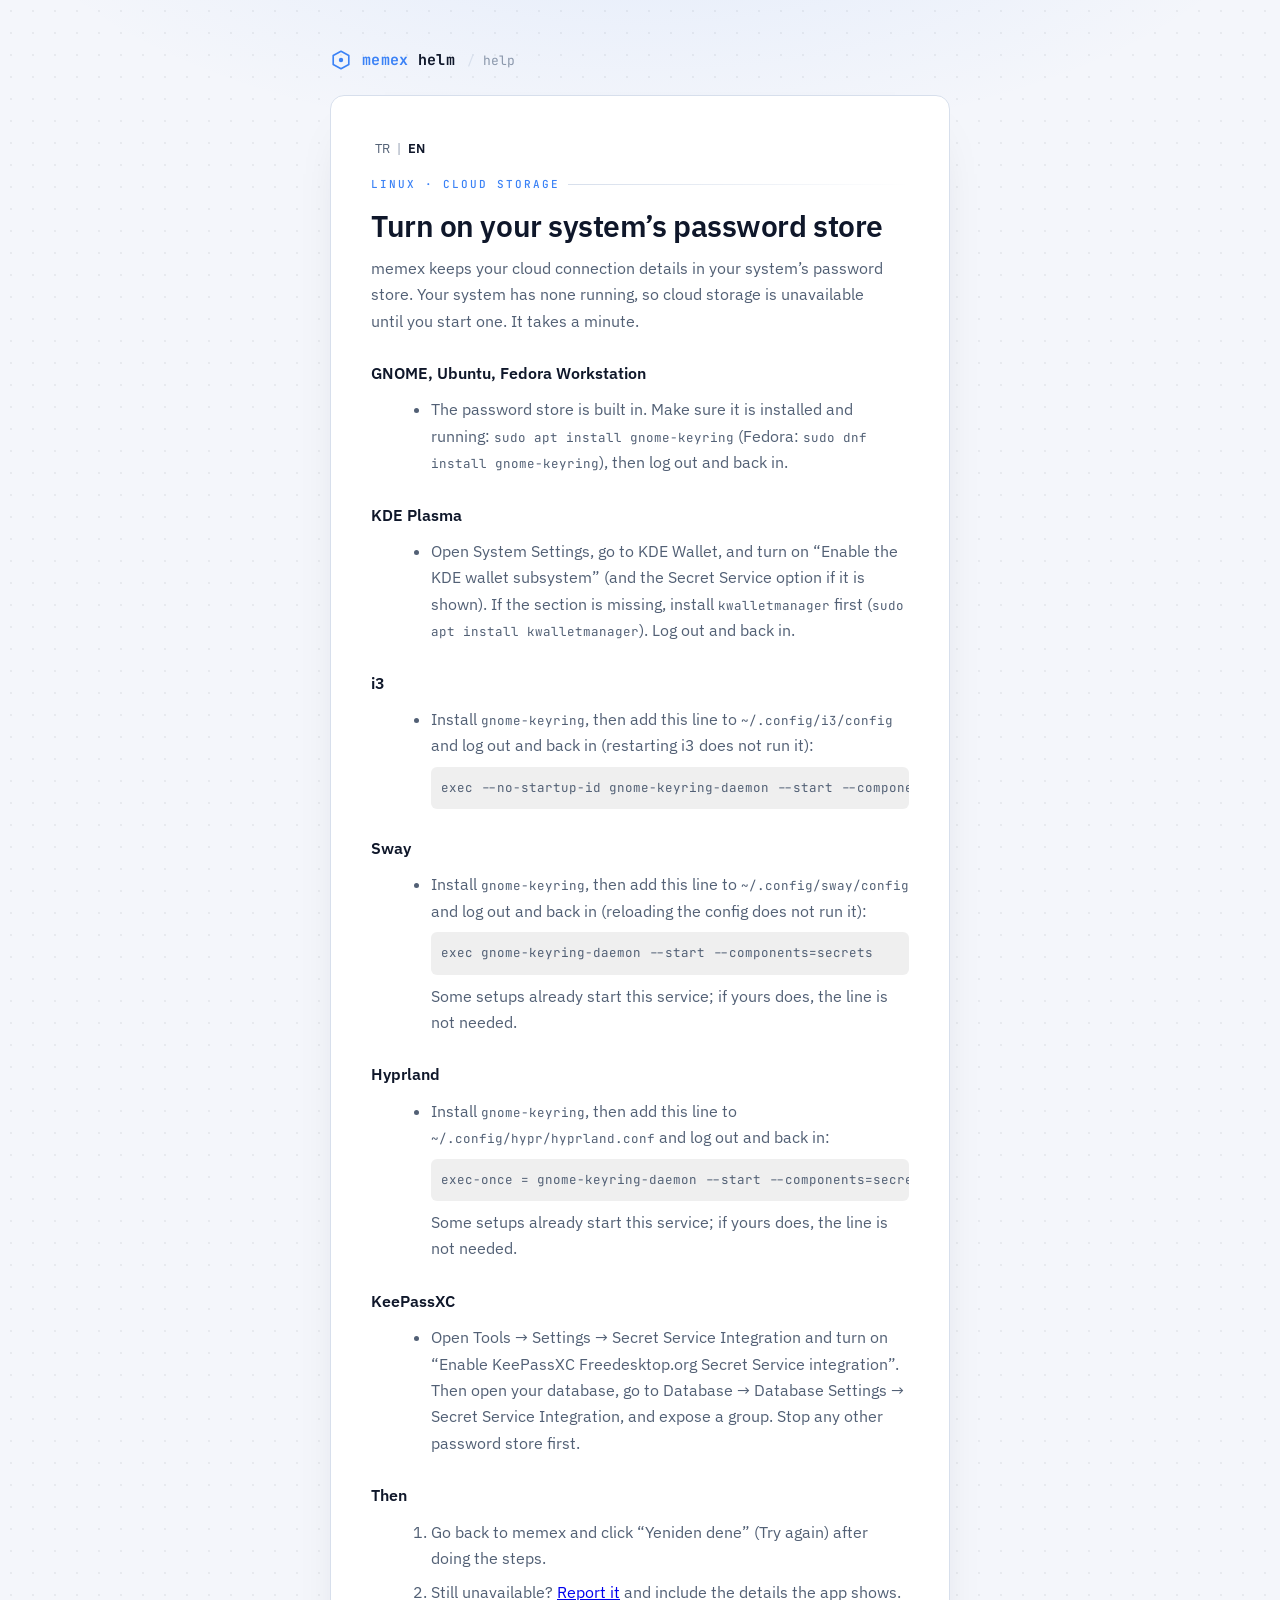
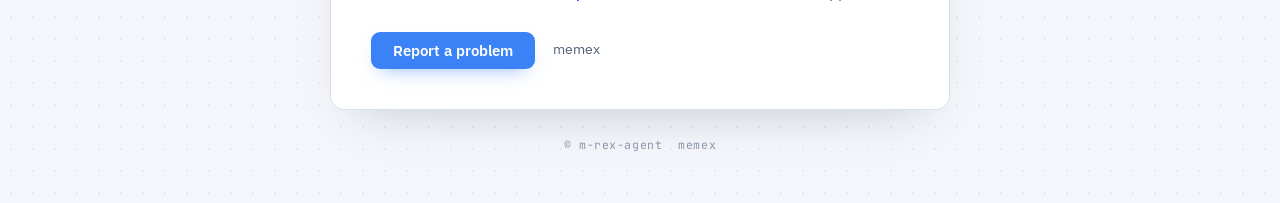
<file: help/secure-store/index.html>
<!doctype html>
<html lang="tr"><head>
<meta charset="utf-8"><meta name="viewport" content="width=device-width, initial-scale=1">
<title>Parola deposu / Secure store — memex</title>
<link rel="stylesheet" href="../../style.css">
<style>
  .card h2 { font-size: 16px; font-weight: 600; margin-top: 26px; }
  .card ul, .card ol { margin: 10px 0 0 20px; color: var(--muted); }
  .card li + li { margin-top: 8px; }
  .card code { font-family: "JetBrains Mono", monospace; font-size: 12.5px; overflow-wrap: anywhere; }
  .card pre.cmd { margin: 8px 0; padding: 8px 10px; border-radius: 6px; background: rgba(127,127,127,.12); overflow-x: auto; }
  .card pre.cmd code { white-space: pre; overflow-wrap: normal; }
  .langsw { display: none; margin: 0 0 14px; font-size: 13px; }
  .js .langsw { display: block; }
  .langsw button { background: none; border: 0; padding: 2px 4px; font: inherit; color: var(--muted); cursor: pointer; }
  .langsw button[aria-pressed="true"] { color: var(--text); font-weight: 600; }
  .langsw span { color: var(--faint); }
  .langdiv + .langdiv { margin-top: 34px; padding-top: 26px; border-top: 1px solid var(--faint); }
  .js .langdiv + .langdiv { margin-top: 0; padding-top: 0; border-top: 0; }
  html[data-lang="tr"] .langdiv[lang="en"], html[data-lang="en"] .langdiv[lang="tr"] { display: none; }
</style>
<script>
(function () {
  var d = document.documentElement;
  d.className += " js";
  var l = /^tr\b/i.test(navigator.language || "") ? "tr" : "en";
  d.setAttribute("data-lang", l); d.lang = l;
})();
</script>
</head><body>
<header>
  <svg width="22" height="22" viewBox="0 0 24 24" fill="none" aria-hidden="true"><path d="M12 2.5 20.5 7v10L12 21.5 3.5 17V7L12 2.5Z" stroke="#3b82f6" stroke-width="1.8" stroke-linejoin="round"/><circle cx="12" cy="12" r="2.4" fill="#3b82f6"/></svg>
  <a class="brand" href="../../"><span>memex</span> helm</a><span class="crumb">help</span>
</header>
<main>
  <div class="card">
    <div class="langsw" role="group" aria-label="Language / Dil"><button type="button" data-set="tr" aria-pressed="false">TR</button> <span aria-hidden="true">|</span> <button type="button" data-set="en" aria-pressed="false">EN</button></div>
    <div class="langdiv" lang="tr">
      <div class="kicker">Linux · bulut depoları</div>
      <h1>Sisteminin parola deposunu aç</h1>
      <p class="lede">memex’te “Bulut depoları bu sistemde kullanılamıyor” uyarısını görüyorsan sisteminde çalışan bir parola deposu yok. memex, bulut bağlantı bilgilerini bu depoda saklar; sen bir parola deposu başlatana kadar bulut depoları kullanılamaz. Bir dakikalık iş.</p>

      <h2>GNOME, Ubuntu, Fedora Workstation</h2>
      <ul><li>Parola deposu sistemle birlikte gelir. Kurulu ve çalışır durumda olduğundan emin ol: <code>sudo apt install gnome-keyring</code> (Fedora: <code>sudo dnf install gnome-keyring</code>). Sonra oturumu kapatıp yeniden aç.</li></ul>

      <h2>KDE Plasma</h2>
      <ul><li>Sistem Ayarları’nı aç, “KDE Wallet” (KDE Cüzdanı) bölümüne git ve “Enable the KDE wallet subsystem” (KDE cüzdan alt sistemini etkinleştir) seçeneğini işaretle; “Secret Service” seçeneği de görünüyorsa onu da aç. Bölüm yoksa önce <code>kwalletmanager</code> paketini kur (<code>sudo apt install kwalletmanager</code>). Sonra oturumu kapatıp yeniden aç.</li></ul>

      <h2>i3</h2>
      <ul><li><code>gnome-keyring</code> paketini kur, şu satırı <code>~/.config/i3/config</code> dosyasına ekle ve oturumu kapatıp yeniden aç (i3’ü yeniden başlatmak bu satırı çalıştırmaz):<pre class="cmd"><code>exec --no-startup-id gnome-keyring-daemon --start --components=secrets</code></pre></li></ul>

      <h2>Sway</h2>
      <ul><li><code>gnome-keyring</code> paketini kur, şu satırı <code>~/.config/sway/config</code> dosyasına ekle ve oturumu kapatıp yeniden aç (yapılandırmayı yenilemek bu satırı çalıştırmaz):<pre class="cmd"><code>exec gnome-keyring-daemon --start --components=secrets</code></pre>Bazı kurulumlar bu hizmeti zaten başlatır; seninki başlatıyorsa bu satıra gerek yok.</li></ul>

      <h2>Hyprland</h2>
      <ul><li><code>gnome-keyring</code> paketini kur, şu satırı <code>~/.config/hypr/hyprland.conf</code> dosyasına ekle ve oturumu kapatıp yeniden aç:<pre class="cmd"><code>exec-once = gnome-keyring-daemon --start --components=secrets</code></pre>Bazı kurulumlar bu hizmeti zaten başlatır; seninki başlatıyorsa bu satıra gerek yok.</li></ul>

      <h2>KeePassXC</h2>
      <ul><li>Çalışan başka bir parola deposu varsa önce onu kapat. Sonra Araçlar → Ayarlar → Gizli hizmet bütünleşmesi bölümünü aç ve “KeepassXC Freedesktop.org gizli hizmet bütünleşmesi kullanılsın” seçeneğini işaretle. Ardından veri tabanını aç, Veri tabanı → Veri tabanı ayarları → Gizli hizmet bütünleşmesi bölümüne git ve “Bu grubun altındaki kayıtları açığa çıkart” alanından bir grup seç.</li></ul>

      <h2>Sonra</h2>
      <ol>
        <li>memex’e dön ve “Yeniden dene”ye tıkla.</li>
        <li>Bulut depoları hâlâ kullanılamıyorsa <a href="../../report/">Sorun bildir</a> ve uygulamanın gösterdiği ayrıntıları ekle.</li>
      </ol>
      <div class="actions">
        <a class="btn" href="../../report/">Sorun bildir</a>
        <a class="quiet" href="../../">memex</a>
      </div>
    </div>
    <div class="langdiv" lang="en">
      <div class="kicker">Linux · cloud storage</div>
      <h1>Turn on your system’s password store</h1>
      <p class="lede">memex keeps your cloud connection details in your system’s password store. Your system has none running, so cloud storage is unavailable until you start one. It takes a minute.</p>

      <h2>GNOME, Ubuntu, Fedora Workstation</h2>
      <ul><li>The password store is built in. Make sure it is installed and running: <code>sudo apt install gnome-keyring</code> (Fedora: <code>sudo dnf install gnome-keyring</code>), then log out and back in.</li></ul>

      <h2>KDE Plasma</h2>
      <ul><li>Open System Settings, go to KDE Wallet, and turn on “Enable the KDE wallet subsystem” (and the Secret Service option if it is shown). If the section is missing, install <code>kwalletmanager</code> first (<code>sudo apt install kwalletmanager</code>). Log out and back in.</li></ul>

      <h2>i3</h2>
      <ul><li>Install <code>gnome-keyring</code>, then add this line to <code>~/.config/i3/config</code> and log out and back in (restarting i3 does not run it):<pre class="cmd"><code>exec --no-startup-id gnome-keyring-daemon --start --components=secrets</code></pre></li></ul>

      <h2>Sway</h2>
      <ul><li>Install <code>gnome-keyring</code>, then add this line to <code>~/.config/sway/config</code> and log out and back in (reloading the config does not run it):<pre class="cmd"><code>exec gnome-keyring-daemon --start --components=secrets</code></pre>Some setups already start this service; if yours does, the line is not needed.</li></ul>

      <h2>Hyprland</h2>
      <ul><li>Install <code>gnome-keyring</code>, then add this line to <code>~/.config/hypr/hyprland.conf</code> and log out and back in:<pre class="cmd"><code>exec-once = gnome-keyring-daemon --start --components=secrets</code></pre>Some setups already start this service; if yours does, the line is not needed.</li></ul>

      <h2>KeePassXC</h2>
      <ul><li>Open Tools → Settings → Secret Service Integration and turn on “Enable KeePassXC Freedesktop.org Secret Service integration”. Then open your database, go to Database → Database Settings → Secret Service Integration, and expose a group. Stop any other password store first.</li></ul>

      <h2>Then</h2>
      <ol>
        <li>Go back to memex and click “Yeniden dene” (Try again) after doing the steps.</li>
        <li>Still unavailable? <a href="../../report/">Report it</a> and include the details the app shows.</li>
      </ol>
      <div class="actions">
        <a class="btn" href="../../report/">Report a problem</a>
        <a class="quiet" href="../../">memex</a>
      </div>
    </div>
  </div>
</main>
<footer><span>© m-rex-agent</span><a href="../../">memex</a></footer>
<script>
(function () {
  var d = document.documentElement;
  var titles = { tr: "Parola deposu — memex", en: "Secure store — memex" };
  function apply(l) {
    d.setAttribute("data-lang", l); d.lang = l; document.title = titles[l];
    document.querySelectorAll(".langsw button").forEach(function (b) { b.setAttribute("aria-pressed", String(b.dataset.set === l)); });
  }
  document.querySelectorAll(".langsw button").forEach(function (b) { b.addEventListener("click", function () { apply(b.dataset.set); }); });
  apply(d.getAttribute("data-lang") || "en");
})();
</script>
</body></html>
</file>
<file: style.css>
/* memex support surface — "the console, elevated"
   Brand-true to the app's Elevated Swiss Console: tint-led elevation ladder,
   hairline borders, mono micro-labels, semantic status colors. */

@import url('https://fonts.googleapis.com/css2?family=IBM+Plex+Sans:wght@400;500;600&family=JetBrains+Mono:wght@400;500;700&display=swap');

:root {
  color-scheme: dark;
  --page: #0f172a;          /* app page rung */
  --card: #1e293b;          /* app card rung */
  --rung8: #243246;
  --rung12: #2b3b52;
  --hairline: #2c3a52;
  --text: #e2e8f0;
  --muted: #94a3b8;
  --faint: #64748b;         /* defaultDeny */
  --accent: #3b82f6;        /* app primary */
  --accent-hover: #2f6fe0;
  --focus: #38bdf8;
  --allow: #10b981;
  --deny: #ef4444;
  --warn: #f59e0b;
  --grid-dot: rgba(148, 163, 184, .07);
  --shadow: 0 24px 60px -28px rgba(2, 6, 23, .9);
}
@media (prefers-color-scheme: light) {
  :root {
    color-scheme: light;
    --page: #f4f6fb;
    --card: #ffffff;
    --rung8: #eef2f9;
    --rung12: #e5ebf5;
    --hairline: #d7dfec;
    --text: #0f172a;
    --muted: #526075;
    --faint: #8a97ab;
    --focus: #2563eb;
    --grid-dot: rgba(15, 23, 42, .06);
    --shadow: 0 24px 50px -30px rgba(15, 23, 42, .25);
  }
}

* { box-sizing: border-box; margin: 0; }

body {
  min-height: 100vh;
  display: flex; flex-direction: column; align-items: center;
  padding: clamp(20px, 4vw, 48px) 20px;
  background:
    radial-gradient(1100px 480px at 50% -140px, rgba(59, 130, 246, .10), transparent 60%),
    radial-gradient(var(--grid-dot) 1px, transparent 1px) 0 0 / 22px 22px,
    var(--page);
  color: var(--text);
  font: 400 16px/1.65 "IBM Plex Sans", -apple-system, "Segoe UI", sans-serif;
  -webkit-font-smoothing: antialiased;
}

.mono { font-family: "JetBrains Mono", ui-monospace, SFMono-Regular, Menlo, monospace; }

/* ── header: prompt-style brand line ─────────────────────────── */
header {
  width: 100%; max-width: 620px;
  display: flex; align-items: center; gap: 10px;
  margin-bottom: 22px;
  animation: rise .45s cubic-bezier(.2, .7, .2, 1) both;
}
header svg { flex: none; }
header a.brand {
  font-family: "JetBrains Mono", monospace;
  font-size: 15px; font-weight: 700; letter-spacing: .02em;
  color: var(--text); text-decoration: none;
}
header a.brand span { color: var(--accent); }
header .crumb {
  font-family: "JetBrains Mono", monospace;
  font-size: 13px; color: var(--faint);
}
header .crumb::before { content: "/"; margin: 0 8px 0 2px; color: var(--hairline); }

/* ── card on the elevation ladder ────────────────────────────── */
main { width: 100%; max-width: 620px; }
.card {
  background: var(--card);
  border: 1px solid var(--hairline);
  border-radius: 14px;
  box-shadow: var(--shadow);
  padding: clamp(26px, 5vw, 40px);
  animation: rise .55s cubic-bezier(.2, .7, .2, 1) .08s both;
}
.card > * + * { margin-top: 0; }

.kicker {
  font-family: "JetBrains Mono", monospace;
  font-size: 11px; font-weight: 500; letter-spacing: .18em; text-transform: uppercase;
  color: var(--accent);
  display: flex; align-items: center; gap: 8px;
  margin-bottom: 14px;
}
.kicker::after { content: ""; height: 1px; flex: 1; background: linear-gradient(90deg, var(--hairline), transparent); }

h1 { font-size: clamp(24px, 4.5vw, 30px); font-weight: 600; letter-spacing: -.015em; line-height: 1.25; }
p.lede { color: var(--muted); margin-top: 10px; max-width: 52ch; }

/* status row — the app's dot idiom */
.status { display: flex; gap: 9px; align-items: flex-start; margin-top: 18px;
  font-size: 14px; color: var(--muted); }
.dot { flex: none; width: 8px; height: 8px; border-radius: 50%; margin-top: 6px; }
.dot.allow { background: var(--allow); box-shadow: 0 0 0 3px color-mix(in srgb, var(--allow) 18%, transparent); }
.dot.faint { background: var(--faint); }

/* terminal echo block (the first-run ready line) */
.term {
  margin-top: 22px;
  background: var(--rung8);
  border: 1px solid var(--hairline);
  border-radius: 10px;
  padding: 14px 16px;
  font-family: "JetBrains Mono", monospace;
  font-size: 12.5px; line-height: 1.7; color: var(--muted);
  overflow-x: auto; white-space: pre;
}
.term .p { color: var(--allow); }
.term .a { color: var(--accent); }

/* ── actions ─────────────────────────────────────────────────── */
.actions { display: flex; align-items: center; gap: 18px; margin-top: 26px; flex-wrap: wrap; }
.btn {
  display: inline-flex; align-items: center; gap: 8px;
  background: var(--accent); color: #fff;
  border: 0; border-radius: 9px; cursor: pointer;
  padding: 11px 22px;
  font: 600 15px/1 "IBM Plex Sans", sans-serif;
  text-decoration: none;
  transition: transform .15s ease, background .15s ease, box-shadow .15s ease;
  box-shadow: 0 8px 20px -10px color-mix(in srgb, var(--accent) 70%, transparent);
}
.btn:hover { background: var(--accent-hover); transform: translateY(-1px); }
.btn:active { transform: translateY(0); }
.quiet { color: var(--muted); font-size: 14px; text-decoration: none; border-bottom: 1px solid transparent; }
.quiet:hover { color: var(--text); border-bottom-color: var(--faint); }

:where(a, button, input, textarea):focus-visible {
  outline: 2px solid var(--focus); outline-offset: 2px; border-radius: 6px;
}

/* ── form ────────────────────────────────────────────────────── */
form { margin-top: 6px; }
label {
  display: block; margin: 22px 0 8px;
  font-family: "JetBrains Mono", monospace;
  font-size: 11px; font-weight: 500; letter-spacing: .16em; text-transform: uppercase;
  color: var(--muted);
}
label small { text-transform: none; letter-spacing: 0; color: var(--faint); font-size: 11px; }
input, textarea {
  width: 100%;
  background: var(--rung8);
  color: var(--text);
  border: 1px solid var(--hairline);
  border-radius: 9px;
  padding: 12px 14px;
  font: 400 15px/1.5 "IBM Plex Sans", sans-serif;
  transition: border-color .15s ease, background .15s ease;
}
textarea { min-height: 150px; resize: vertical; font-family: "JetBrains Mono", monospace; font-size: 13px; }
input::placeholder, textarea::placeholder { color: var(--faint); }
input:hover, textarea:hover { border-color: color-mix(in srgb, var(--faint) 60%, var(--hairline)); }
input:focus, textarea:focus { border-color: var(--accent); background: var(--card); outline: none; }
.hp { position: absolute; left: -9999px; height: 0; overflow: hidden; }

/* ── footer ──────────────────────────────────────────────────── */
footer {
  margin-top: 26px;
  font-family: "JetBrains Mono", monospace;
  font-size: 11.5px; letter-spacing: .05em; color: var(--faint);
  display: flex; gap: 16px; align-items: center;
  animation: rise .6s cubic-bezier(.2, .7, .2, 1) .16s both;
}
footer a { color: var(--faint); text-decoration: none; }
footer a:hover { color: var(--muted); }

/* ── download rows (download page) ───────────────────────────── */
.dl { margin-top: 24px; display: flex; flex-direction: column; gap: 12px; }
.dl-row {
  display: flex; align-items: center; justify-content: space-between; gap: 16px;
  background: var(--rung8);
  border: 1px solid var(--hairline);
  border-radius: 10px;
  padding: 14px 16px;
}
.dl-row.mine { border-color: var(--accent); background: var(--card); }
.dl-row.mine .dl-name::after {
  content: "your system";
  font-family: "JetBrains Mono", monospace;
  font-size: 10px; font-weight: 500; letter-spacing: .14em; text-transform: uppercase;
  color: var(--accent);
  border: 1px solid color-mix(in srgb, var(--accent) 45%, transparent);
  border-radius: 999px; padding: 2px 8px; margin-left: 10px;
}
.dl-info { min-width: 0; }
.dl-name { font-weight: 600; font-size: 15px; display: flex; align-items: center; flex-wrap: wrap; }
.dl-arch { font-size: 11.5px; color: var(--faint); margin-left: 8px; }
.dl-help { margin-top: 4px; font-size: 13px; color: var(--muted); max-width: 46ch; }
.dl-help summary { cursor: pointer; color: var(--faint); font-size: 12.5px; }
.dl-help summary:hover { color: var(--muted); }
.dl-help .mono { font-size: 12px; overflow-wrap: anywhere; }
.dl-row .btn { flex: none; padding: 10px 16px; font-size: 14px; }
@media (max-width: 540px) {
  .dl-row { flex-direction: column; align-items: stretch; }
  .dl-row .btn { justify-content: center; }
}

@keyframes rise { from { opacity: 0; transform: translateY(10px); } to { opacity: 1; transform: none; } }
@media (prefers-reduced-motion: reduce) {
  header, .card, footer { animation: none; }
  .btn, input, textarea { transition: none; }
}
</file>
